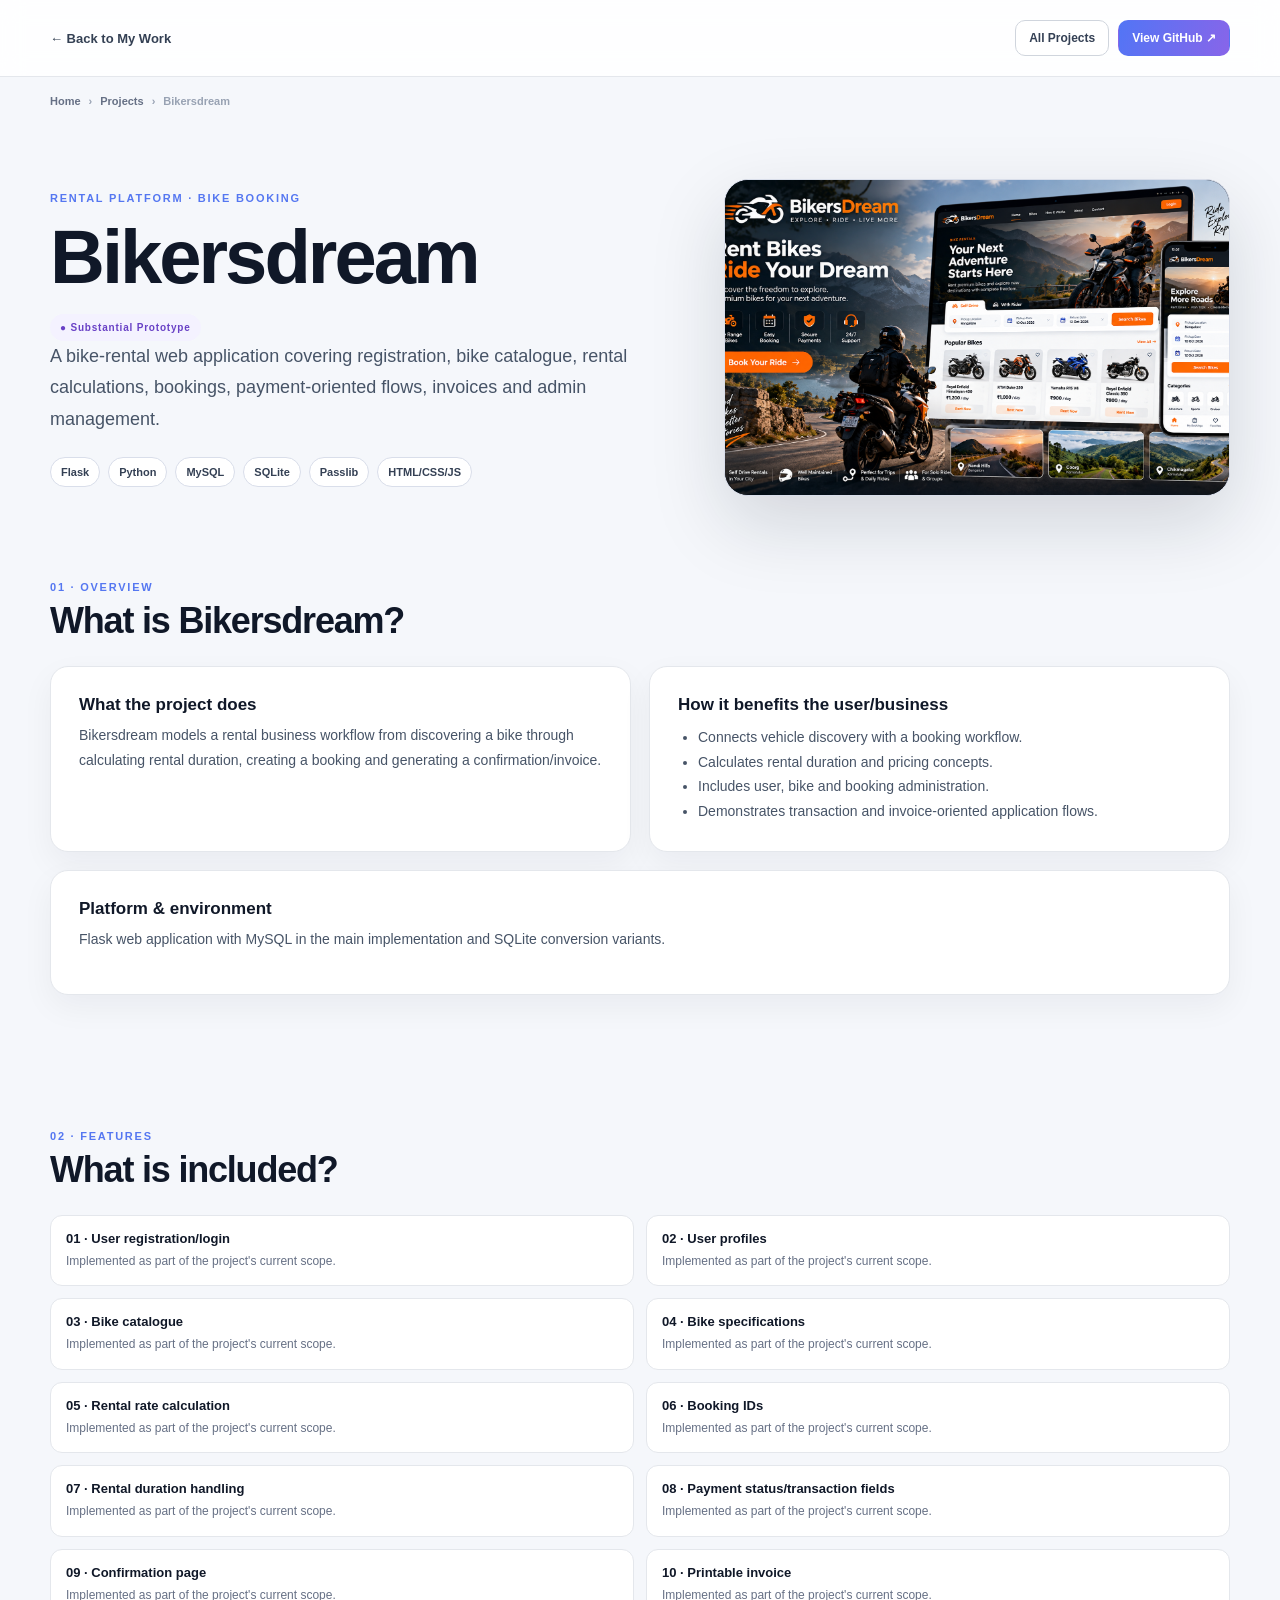
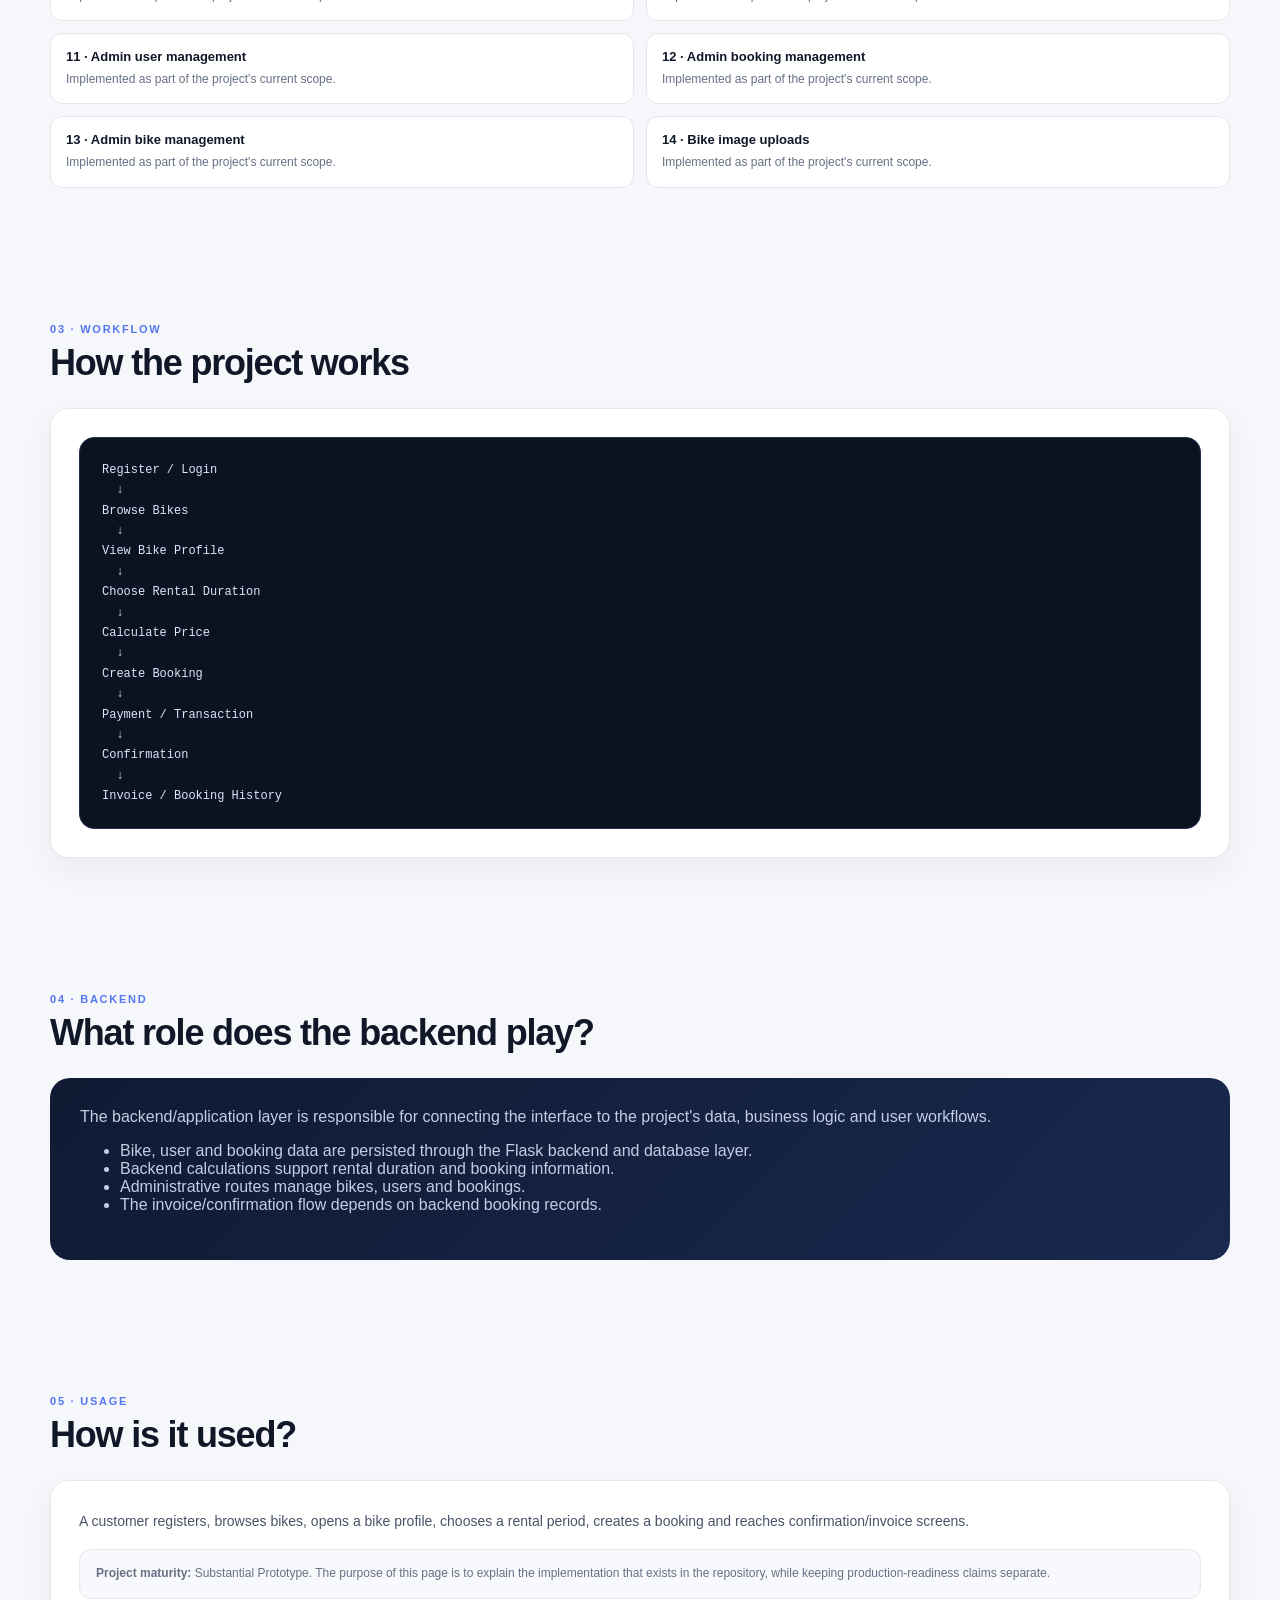
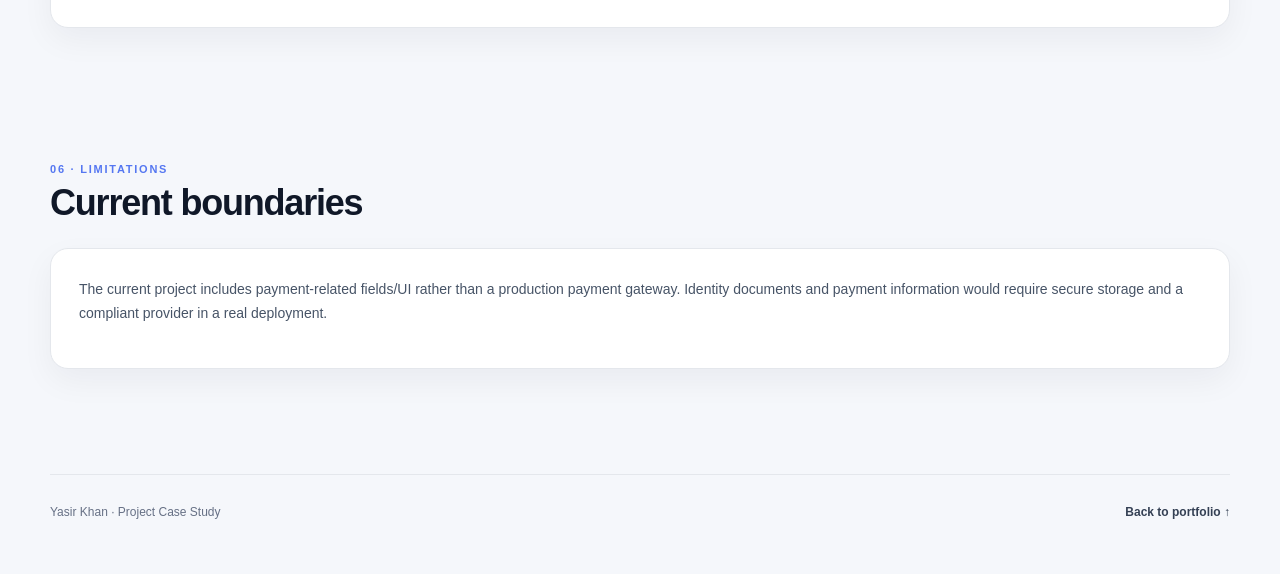
<file: projects/bikersdream.html>
<!DOCTYPE html>
<html lang="en">
<head>
  <meta charset="UTF-8">
  <meta name="viewport" content="width=device-width,initial-scale=1.0">
  <meta name="author" content="Yasir Khan">
  <meta name="robots" content="index,follow,max-image-preview:large">
  <link rel="canonical" href="https://yasirkhan.in/projects/bikersdream.html">
  <meta property="og:type" content="website">
  <meta property="og:title" content="Bikersdream | Flask Bike Rental Platform | Yasir Khan">
  <meta property="og:description" content="Explore Bikersdream, a Flask bike-rental platform with vehicle discovery, rental calculations, bookings, invoices and administration.">
  <meta property="og:url" content="https://yasirkhan.in/projects/bikersdream.html">
  <meta property="og:site_name" content="Yasir Khan Portfolio">
  <meta name="twitter:card" content="summary">
  <meta name="twitter:title" content="Bikersdream | Flask Bike Rental Platform | Yasir Khan">
  <meta name="twitter:description" content="Explore Bikersdream, a Flask bike-rental platform with vehicle discovery, rental calculations, bookings, invoices and administration.">
  <script type="application/ld+json">
  {"@context":"https://schema.org","@type":"WebPage","name":"Bikersdream | Flask Bike Rental Platform | Yasir Khan","description":"Explore Bikersdream, a Flask bike-rental platform with vehicle discovery, rental calculations, bookings, invoices and administration.","url":"https://yasirkhan.in/projects/bikersdream.html","isPartOf":{"@type":"WebSite","name":"Yasir Khan Portfolio","url":"https://yasirkhan.in/"},"about":{"@type":"Person","name":"Yasir Khan","url":"https://yasirkhan.in/"}}
  </script>
  <meta name="description" content="Explore Bikersdream, a Flask bike-rental platform with vehicle discovery, rental calculations, bookings, invoices and administration.">
  <title>Bikersdream | Flask Bike Rental Platform | Yasir Khan</title>
  <link rel="stylesheet" href="../styles.css">
  <link rel="stylesheet" href="project.css">
</head>
<body class="project-page">
  <header class="project-topbar">
    <div class="project-shell project-topbar-inner">
      <a class="project-back" href="../index.html#work">← Back to My Work</a>
      <div class="project-top-actions">
        <a href="../index.html#work">All Projects</a>
        <a class="primary" href="https://github.com/yasirkhan251/Bikersdream" target="_blank" rel="noreferrer">View GitHub ↗</a>
      </div>
    </div>
  </header>

  <div class="project-breadcrumbs project-shell" aria-label="Breadcrumb">
    <a href="../index.html">Home</a><span>›</span><a href="../index.html#work">Projects</a><span>›</span><span>Bikersdream</span>
  </div>
  <main class="project-shell">
    <section class="project-hero" data-reveal>
      <div>
        <span class="project-kicker">Rental platform · Bike booking</span>
        <h1>Bikersdream</h1>
        <span class="status-badge foundation">● Substantial Prototype</span>
        <p class="project-lead">A bike-rental web application covering registration, bike catalogue, rental calculations, bookings, payment-oriented flows, invoices and admin management.</p>
        <div class="project-meta"><span>Flask</span><span>Python</span><span>MySQL</span><span>SQLite</span><span>Passlib</span><span>HTML/CSS/JS</span></div>
      </div>
      <div class="project-hero-art">
        <img src="../Images/BikersDream/BikersDream Mountain Ride Rental Banner.png" alt="Bikersdream project visual">
      </div>
    </section>

    <section class="project-section">
      <div class="project-section-heading">
        <span class="project-kicker">01 · OVERVIEW</span>
        <h2>What is Bikersdream?</h2>
      </div>
      <div class="project-grid">
        <article class="project-card-detail" data-reveal>
          <h3>What the project does</h3>
          <p>Bikersdream models a rental business workflow from discovering a bike through calculating rental duration, creating a booking and generating a confirmation/invoice.</p>
        </article>
        <article class="project-card-detail" data-reveal>
          <h3>How it benefits the user/business</h3>
          <ul><li>Connects vehicle discovery with a booking workflow.</li><li>Calculates rental duration and pricing concepts.</li><li>Includes user, bike and booking administration.</li><li>Demonstrates transaction and invoice-oriented application flows.</li></ul>
        </article>
        <article class="project-card-detail full" data-reveal>
          <h3>Platform & environment</h3>
          <p>Flask web application with MySQL in the main implementation and SQLite conversion variants.</p>
        </article>
      </div>
    </section>

    <section class="project-section">
      <div class="project-section-heading">
        <span class="project-kicker">02 · FEATURES</span>
        <h2>What is included?</h2>
      </div>
      <div class="project-feature-list">
        <div data-reveal><strong>01 · User registration/login</strong><span>Implemented as part of the project's current scope.</span></div><div data-reveal><strong>02 · User profiles</strong><span>Implemented as part of the project's current scope.</span></div><div data-reveal><strong>03 · Bike catalogue</strong><span>Implemented as part of the project's current scope.</span></div><div data-reveal><strong>04 · Bike specifications</strong><span>Implemented as part of the project's current scope.</span></div><div data-reveal><strong>05 · Rental rate calculation</strong><span>Implemented as part of the project's current scope.</span></div><div data-reveal><strong>06 · Booking IDs</strong><span>Implemented as part of the project's current scope.</span></div><div data-reveal><strong>07 · Rental duration handling</strong><span>Implemented as part of the project's current scope.</span></div><div data-reveal><strong>08 · Payment status/transaction fields</strong><span>Implemented as part of the project's current scope.</span></div><div data-reveal><strong>09 · Confirmation page</strong><span>Implemented as part of the project's current scope.</span></div><div data-reveal><strong>10 · Printable invoice</strong><span>Implemented as part of the project's current scope.</span></div><div data-reveal><strong>11 · Admin user management</strong><span>Implemented as part of the project's current scope.</span></div><div data-reveal><strong>12 · Admin booking management</strong><span>Implemented as part of the project's current scope.</span></div><div data-reveal><strong>13 · Admin bike management</strong><span>Implemented as part of the project's current scope.</span></div><div data-reveal><strong>14 · Bike image uploads</strong><span>Implemented as part of the project's current scope.</span></div>
      </div>
    </section>

    <section class="project-section">
      <div class="project-section-heading">
        <span class="project-kicker">03 · WORKFLOW</span>
        <h2>How the project works</h2>
      </div>
      <article class="project-card-detail full" data-reveal>
        <pre class="project-flow">Register / Login
  ↓
Browse Bikes
  ↓
View Bike Profile
  ↓
Choose Rental Duration
  ↓
Calculate Price
  ↓
Create Booking
  ↓
Payment / Transaction
  ↓
Confirmation
  ↓
Invoice / Booking History</pre>
      </article>
    </section>

    <section class="project-section">
      <div class="project-section-heading">
        <span class="project-kicker">04 · BACKEND</span>
        <h2>What role does the backend play?</h2>
      </div>
      <article class="project-backend" data-reveal>
        <p>The backend/application layer is responsible for connecting the interface to the project's data, business logic and user workflows.</p>
        <ul><li>Bike, user and booking data are persisted through the Flask backend and database layer.</li><li>Backend calculations support rental duration and booking information.</li><li>Administrative routes manage bikes, users and bookings.</li><li>The invoice/confirmation flow depends on backend booking records.</li></ul>
      </article>
    </section>

    <section class="project-section">
      <div class="project-section-heading">
        <span class="project-kicker">05 · USAGE</span>
        <h2>How is it used?</h2>
      </div>
      <div class="project-grid">
        <article class="project-card-detail full" data-reveal>
          <p>A customer registers, browses bikes, opens a bike profile, chooses a rental period, creates a booking and reaches confirmation/invoice screens.</p>
          <div class="project-note"><strong>Project maturity:</strong> Substantial Prototype. The purpose of this page is to explain the implementation that exists in the repository, while keeping production-readiness claims separate.</div>
        </article>
      </div>
    </section>

    <section class="project-section">
      <div class="project-section-heading">
        <span class="project-kicker">06 · LIMITATIONS</span>
        <h2>Current boundaries</h2>
      </div>
      <article class="project-card-detail full" data-reveal>
        <p>The current project includes payment-related fields/UI rather than a production payment gateway. Identity documents and payment information would require secure storage and a compliant provider in a real deployment.</p>
      </article>
    </section>
  </main>

  <footer class="project-shell project-footer">
    <span>Yasir Khan · Project Case Study</span>
    <a href="../index.html#work">Back to portfolio ↑</a>
  </footer>

  <script src="project.js"></script>
</body>
</html>
</file>
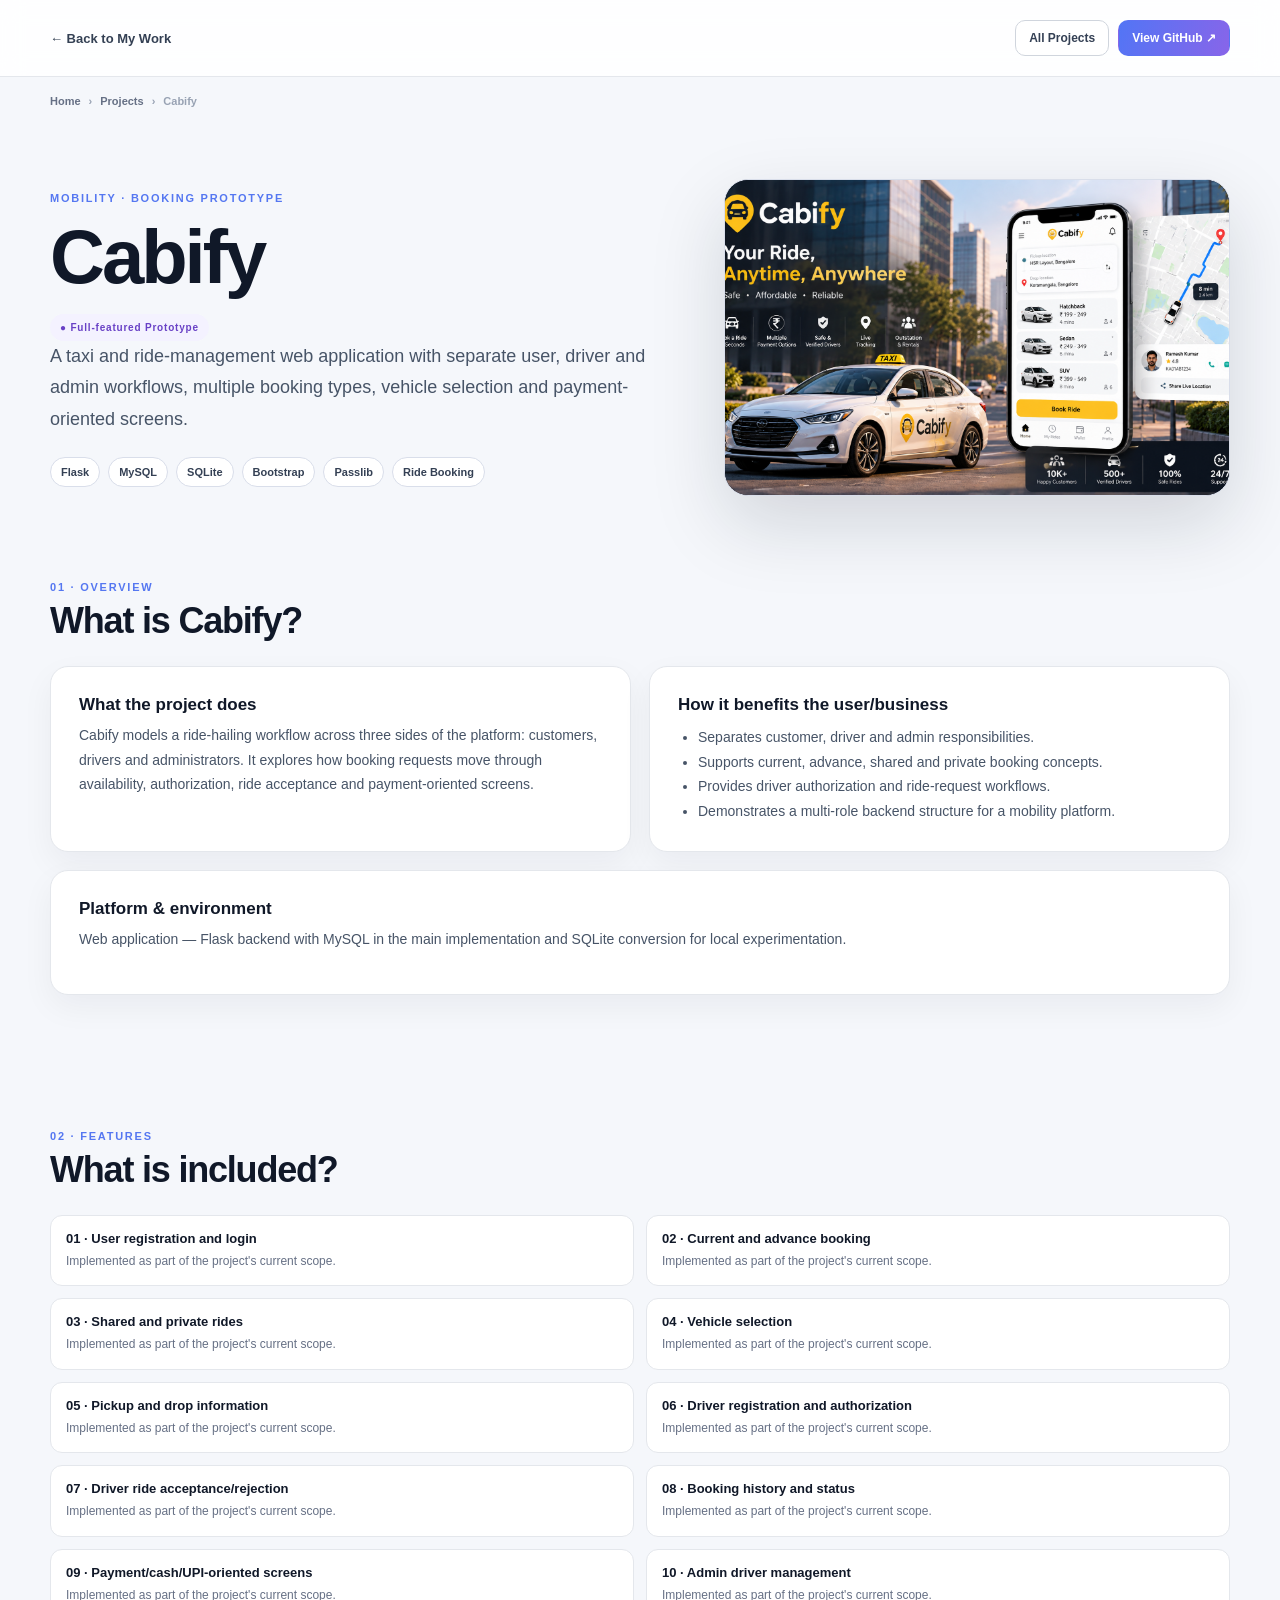
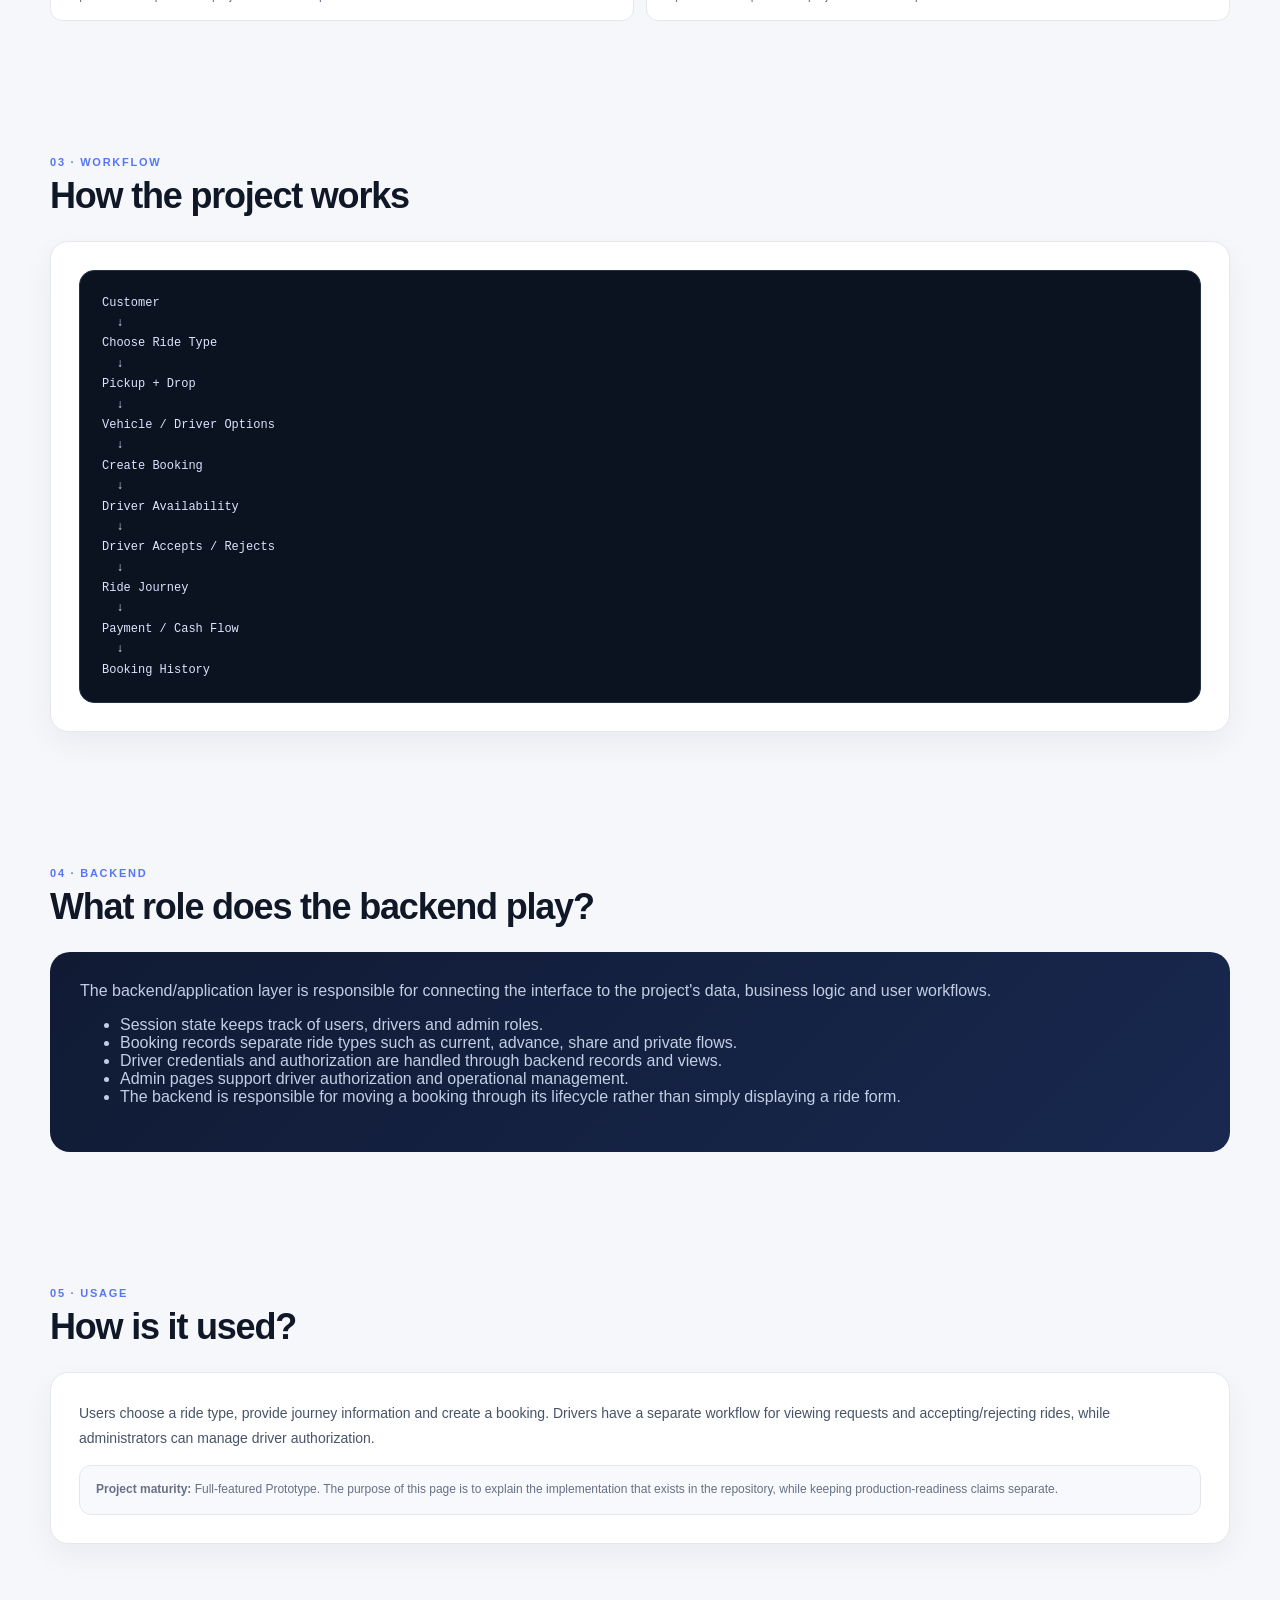
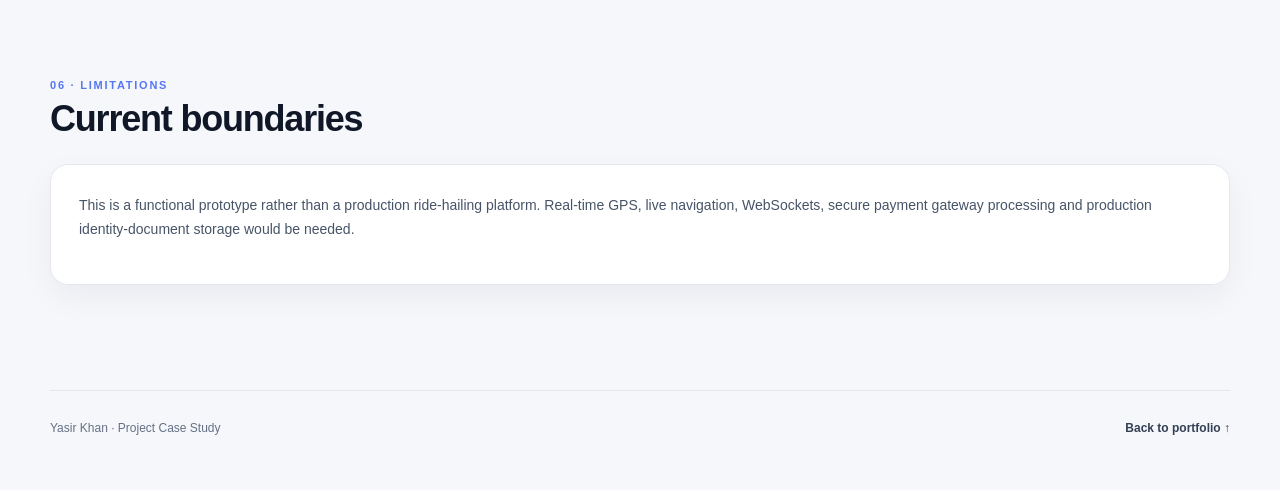
<file: projects/cabify.html>
<!DOCTYPE html>
<html lang="en">
<head>
  <meta charset="UTF-8">
  <meta name="viewport" content="width=device-width,initial-scale=1.0">
  <meta name="author" content="Yasir Khan">
  <meta name="robots" content="index,follow,max-image-preview:large">
  <link rel="canonical" href="https://yasirkhan.in/projects/cabify.html">
  <meta property="og:type" content="website">
  <meta property="og:title" content="Cabify | Flask Taxi Booking Platform | Yasir Khan">
  <meta property="og:description" content="Explore Cabify, a Flask taxi and ride-booking prototype with customer, driver and admin workflows built by Yasir Khan.">
  <meta property="og:url" content="https://yasirkhan.in/projects/cabify.html">
  <meta property="og:site_name" content="Yasir Khan Portfolio">
  <meta name="twitter:card" content="summary">
  <meta name="twitter:title" content="Cabify | Flask Taxi Booking Platform | Yasir Khan">
  <meta name="twitter:description" content="Explore Cabify, a Flask taxi and ride-booking prototype with customer, driver and admin workflows built by Yasir Khan.">
  <script type="application/ld+json">
  {"@context":"https://schema.org","@type":"WebPage","name":"Cabify | Flask Taxi Booking Platform | Yasir Khan","description":"Explore Cabify, a Flask taxi and ride-booking prototype with customer, driver and admin workflows built by Yasir Khan.","url":"https://yasirkhan.in/projects/cabify.html","about":{"@type":"Person","name":"Yasir Khan","url":"https://yasirkhan.in/"}}
  </script>
  <meta name="description" content="Cabify — Yasir Khan project case study: what it is, how it works, technology stack, workflow and backend role.">
  <title>Cabify | Flask Taxi Booking Platform | Yasir Khan</title>
  <link rel="stylesheet" href="../styles.css">
  <link rel="stylesheet" href="project.css">
</head>
<body class="project-page">
  <header class="project-topbar">
    <div class="project-shell project-topbar-inner">
      <a class="project-back" href="../index.html#work">← Back to My Work</a>
      <div class="project-top-actions">
        <a href="../index.html#work">All Projects</a>
        <a class="primary" href="https://github.com/yasirkhan251/cabify" target="_blank" rel="noreferrer">View GitHub ↗</a>
      </div>
    </div>
  </header>

  <div class="project-breadcrumbs project-shell" aria-label="Breadcrumb">
    <a href="../index.html">Home</a><span>›</span><a href="../index.html#work">Projects</a><span>›</span><span>Cabify</span>
  </div>
  <main class="project-shell">
    <section class="project-hero" data-reveal>
      <div>
        <span class="project-kicker">Mobility · Booking prototype</span>
        <h1>Cabify</h1>
        <span class="status-badge foundation">● Full-featured Prototype</span>
        <p class="project-lead">A taxi and ride-management web application with separate user, driver and admin workflows, multiple booking types, vehicle selection and payment-oriented screens.</p>
        <div class="project-meta"><span>Flask</span><span>MySQL</span><span>SQLite</span><span>Bootstrap</span><span>Passlib</span><span>Ride Booking</span></div>
      </div>
      <div class="project-hero-art">
        <img src="../Images/Cabify/Cabify_ Your Ride Anytime, Anywhere.png" alt="Cabify project visual">
      </div>
    </section>

    <section class="project-section">
      <div class="project-section-heading">
        <span class="project-kicker">01 · OVERVIEW</span>
        <h2>What is Cabify?</h2>
      </div>
      <div class="project-grid">
        <article class="project-card-detail" data-reveal>
          <h3>What the project does</h3>
          <p>Cabify models a ride-hailing workflow across three sides of the platform: customers, drivers and administrators. It explores how booking requests move through availability, authorization, ride acceptance and payment-oriented screens.</p>
        </article>
        <article class="project-card-detail" data-reveal>
          <h3>How it benefits the user/business</h3>
          <ul><li>Separates customer, driver and admin responsibilities.</li><li>Supports current, advance, shared and private booking concepts.</li><li>Provides driver authorization and ride-request workflows.</li><li>Demonstrates a multi-role backend structure for a mobility platform.</li></ul>
        </article>
        <article class="project-card-detail full" data-reveal>
          <h3>Platform & environment</h3>
          <p>Web application — Flask backend with MySQL in the main implementation and SQLite conversion for local experimentation.</p>
        </article>
      </div>
    </section>

    <section class="project-section">
      <div class="project-section-heading">
        <span class="project-kicker">02 · FEATURES</span>
        <h2>What is included?</h2>
      </div>
      <div class="project-feature-list">
        <div data-reveal><strong>01 · User registration and login</strong><span>Implemented as part of the project's current scope.</span></div><div data-reveal><strong>02 · Current and advance booking</strong><span>Implemented as part of the project's current scope.</span></div><div data-reveal><strong>03 · Shared and private rides</strong><span>Implemented as part of the project's current scope.</span></div><div data-reveal><strong>04 · Vehicle selection</strong><span>Implemented as part of the project's current scope.</span></div><div data-reveal><strong>05 · Pickup and drop information</strong><span>Implemented as part of the project's current scope.</span></div><div data-reveal><strong>06 · Driver registration and authorization</strong><span>Implemented as part of the project's current scope.</span></div><div data-reveal><strong>07 · Driver ride acceptance/rejection</strong><span>Implemented as part of the project's current scope.</span></div><div data-reveal><strong>08 · Booking history and status</strong><span>Implemented as part of the project's current scope.</span></div><div data-reveal><strong>09 · Payment/cash/UPI-oriented screens</strong><span>Implemented as part of the project's current scope.</span></div><div data-reveal><strong>10 · Admin driver management</strong><span>Implemented as part of the project's current scope.</span></div>
      </div>
    </section>

    <section class="project-section">
      <div class="project-section-heading">
        <span class="project-kicker">03 · WORKFLOW</span>
        <h2>How the project works</h2>
      </div>
      <article class="project-card-detail full" data-reveal>
        <pre class="project-flow">Customer
  ↓
Choose Ride Type
  ↓
Pickup + Drop
  ↓
Vehicle / Driver Options
  ↓
Create Booking
  ↓
Driver Availability
  ↓
Driver Accepts / Rejects
  ↓
Ride Journey
  ↓
Payment / Cash Flow
  ↓
Booking History</pre>
      </article>
    </section>

    <section class="project-section">
      <div class="project-section-heading">
        <span class="project-kicker">04 · BACKEND</span>
        <h2>What role does the backend play?</h2>
      </div>
      <article class="project-backend" data-reveal>
        <p>The backend/application layer is responsible for connecting the interface to the project's data, business logic and user workflows.</p>
        <ul><li>Session state keeps track of users, drivers and admin roles.</li><li>Booking records separate ride types such as current, advance, share and private flows.</li><li>Driver credentials and authorization are handled through backend records and views.</li><li>Admin pages support driver authorization and operational management.</li><li>The backend is responsible for moving a booking through its lifecycle rather than simply displaying a ride form.</li></ul>
      </article>
    </section>

    <section class="project-section">
      <div class="project-section-heading">
        <span class="project-kicker">05 · USAGE</span>
        <h2>How is it used?</h2>
      </div>
      <div class="project-grid">
        <article class="project-card-detail full" data-reveal>
          <p>Users choose a ride type, provide journey information and create a booking. Drivers have a separate workflow for viewing requests and accepting/rejecting rides, while administrators can manage driver authorization.</p>
          <div class="project-note"><strong>Project maturity:</strong> Full-featured Prototype. The purpose of this page is to explain the implementation that exists in the repository, while keeping production-readiness claims separate.</div>
        </article>
      </div>
    </section>

    <section class="project-section">
      <div class="project-section-heading">
        <span class="project-kicker">06 · LIMITATIONS</span>
        <h2>Current boundaries</h2>
      </div>
      <article class="project-card-detail full" data-reveal>
        <p>This is a functional prototype rather than a production ride-hailing platform. Real-time GPS, live navigation, WebSockets, secure payment gateway processing and production identity-document storage would be needed.</p>
      </article>
    </section>
  </main>

  <footer class="project-shell project-footer">
    <span>Yasir Khan · Project Case Study</span>
    <a href="../index.html#work">Back to portfolio ↑</a>
  </footer>

  <script src="project.js"></script>
</body>
</html>
</file>
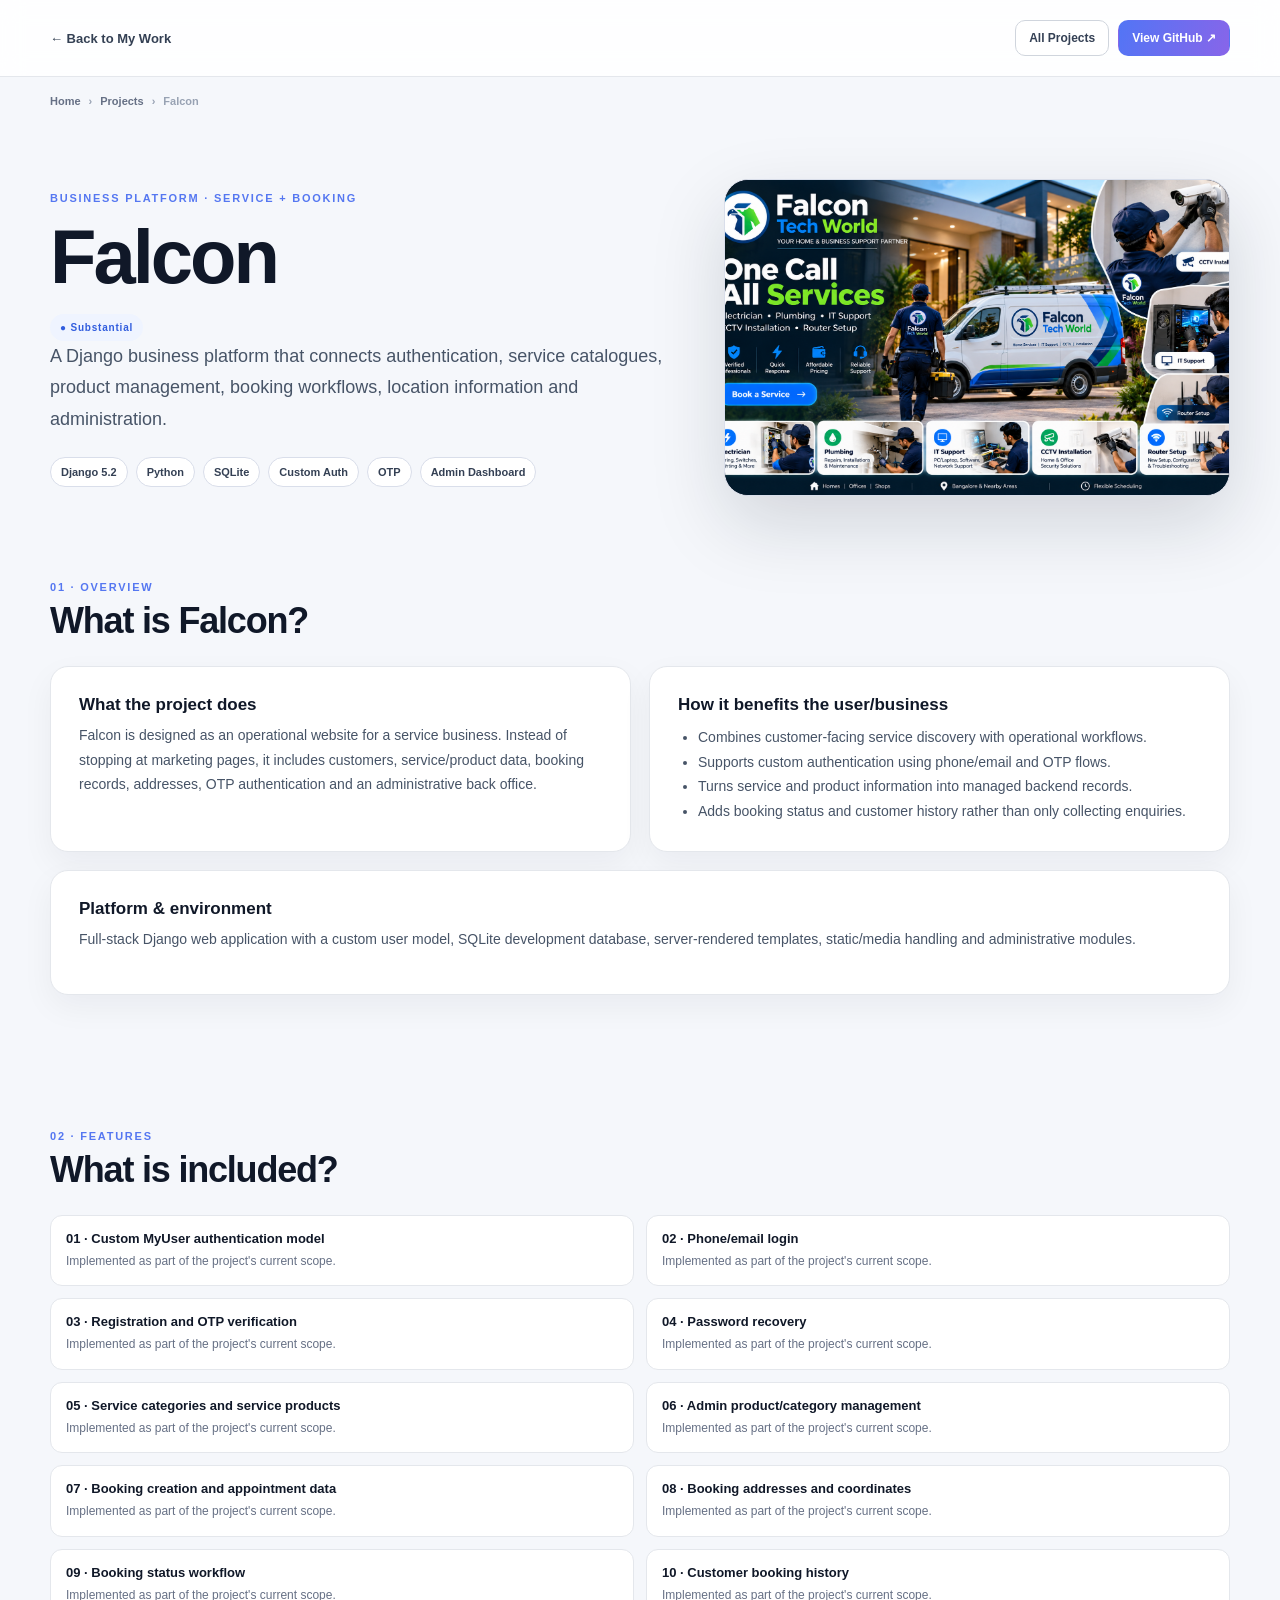
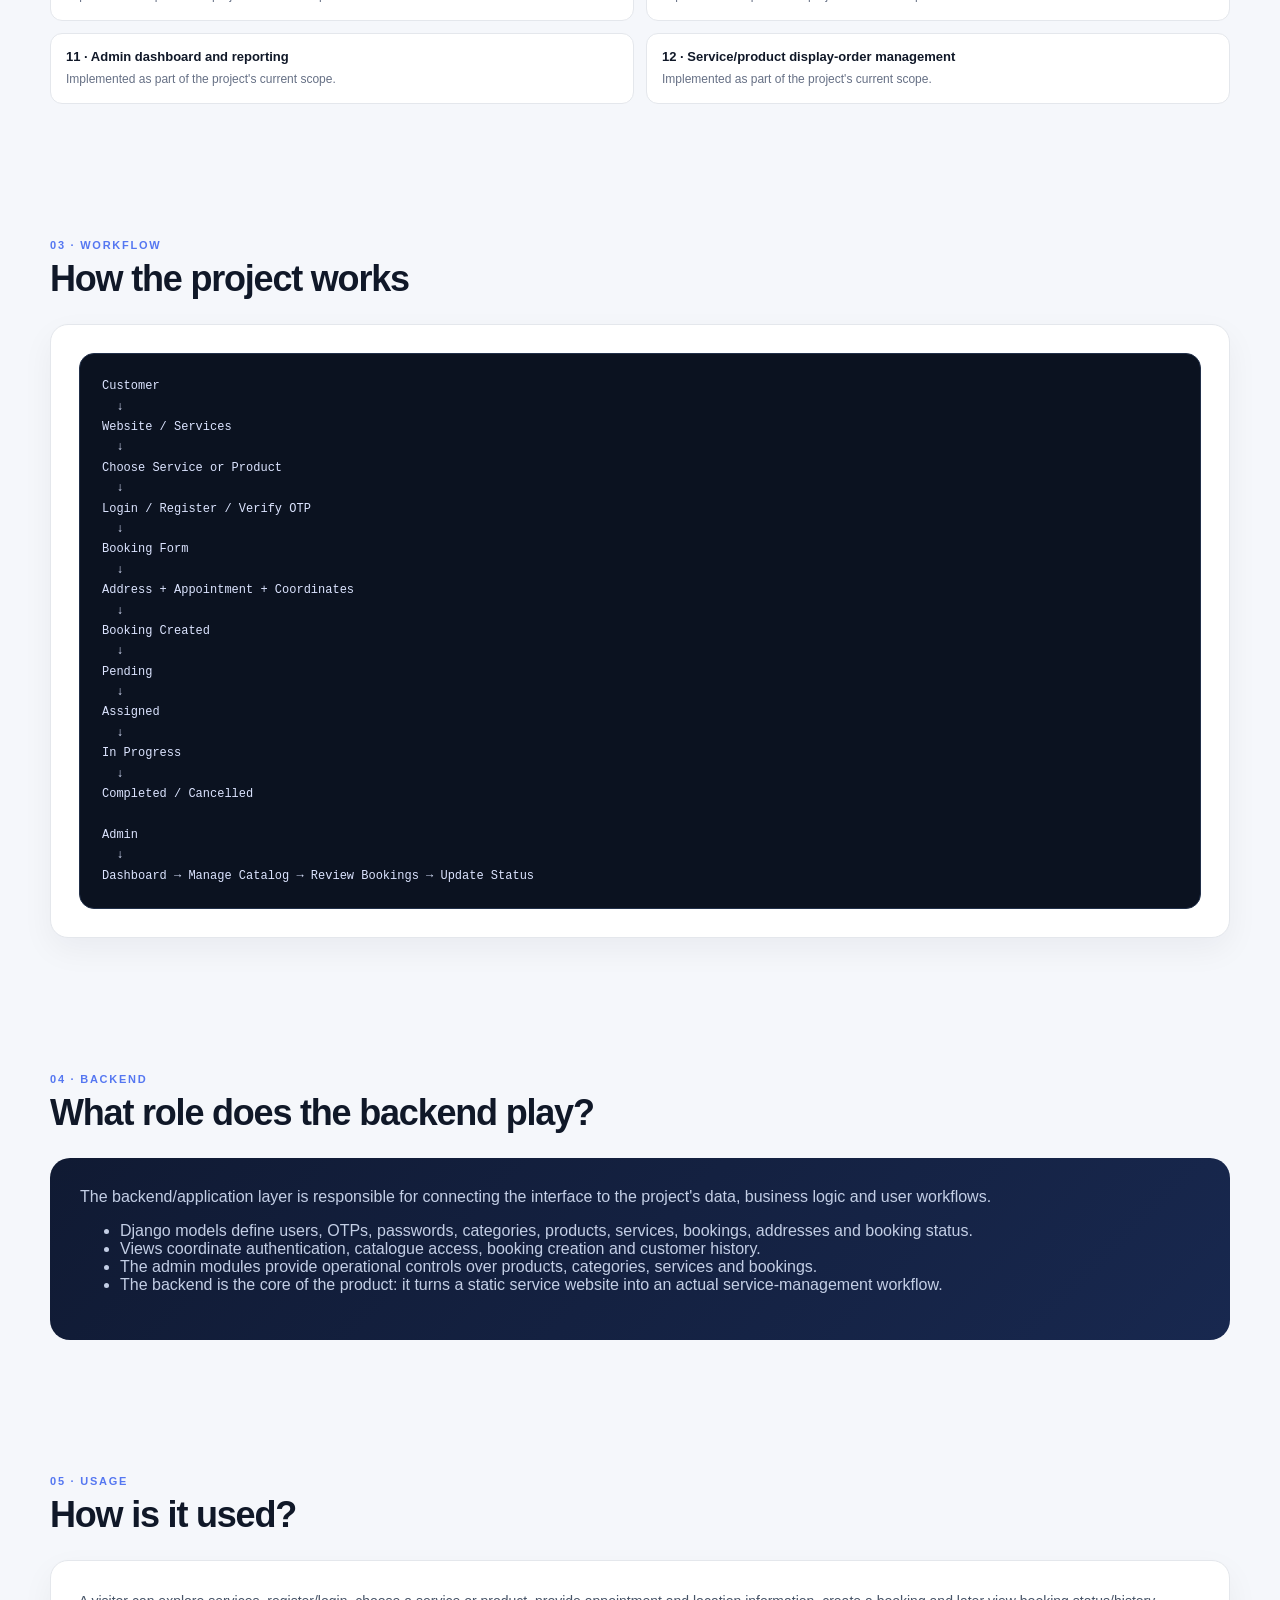
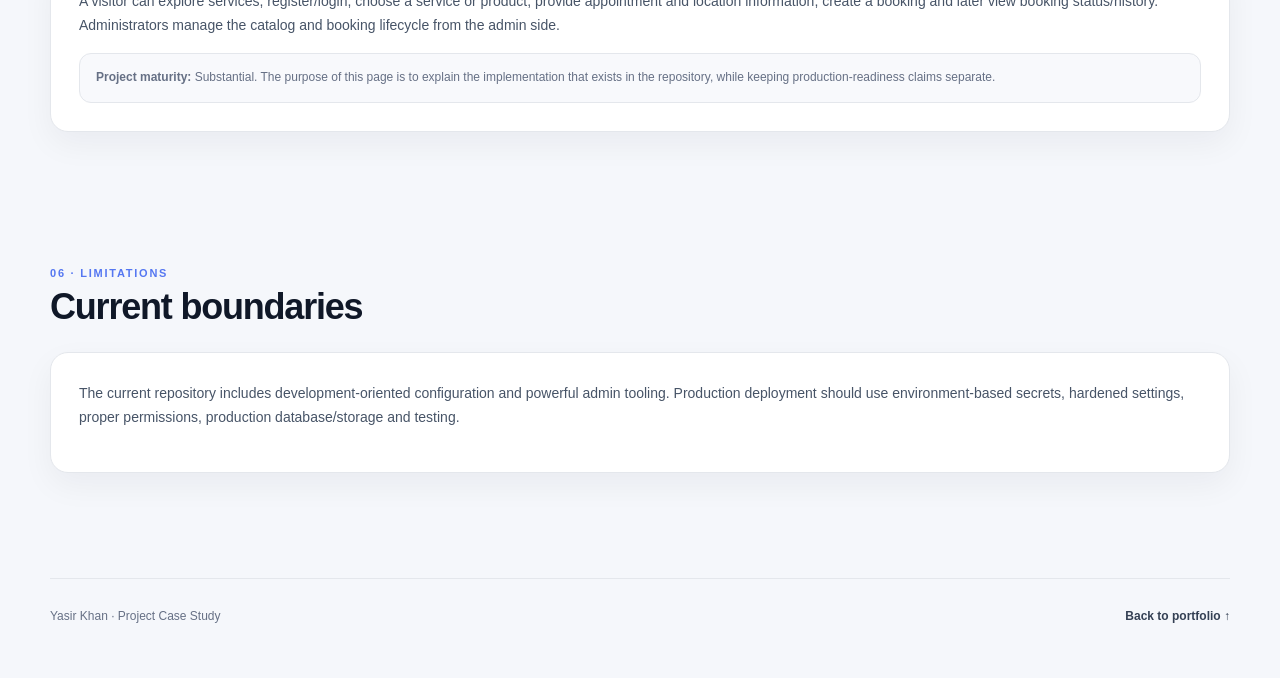
<file: projects/falcon.html>
<!DOCTYPE html>
<html lang="en">
<head>
  <meta charset="UTF-8">
  <meta name="viewport" content="width=device-width,initial-scale=1.0">
  <meta name="author" content="Yasir Khan">
  <meta name="robots" content="index,follow,max-image-preview:large">
  <link rel="canonical" href="https://yasirkhan.in/projects/falcon.html">
  <meta property="og:type" content="website">
  <meta property="og:title" content="Falcon | Django Service & Booking Platform | Yasir Khan">
  <meta property="og:description" content="Explore Falcon, a Django service and booking platform with authentication, product management, bookings and admin workflows.">
  <meta property="og:url" content="https://yasirkhan.in/projects/falcon.html">
  <meta property="og:site_name" content="Yasir Khan Portfolio">
  <meta name="twitter:card" content="summary">
  <meta name="twitter:title" content="Falcon | Django Service & Booking Platform | Yasir Khan">
  <meta name="twitter:description" content="Explore Falcon, a Django service and booking platform with authentication, product management, bookings and admin workflows.">
  <script type="application/ld+json">
  {"@context":"https://schema.org","@type":"WebPage","name":"Falcon | Django Service & Booking Platform | Yasir Khan","description":"Explore Falcon, a Django service and booking platform with authentication, product management, bookings and admin workflows.","url":"https://yasirkhan.in/projects/falcon.html","about":{"@type":"Person","name":"Yasir Khan","url":"https://yasirkhan.in/"}}
  </script>
  <meta name="description" content="Falcon — Yasir Khan project case study: what it is, how it works, technology stack, workflow and backend role.">
  <title>Falcon | Django Service & Booking Platform | Yasir Khan</title>
  <link rel="stylesheet" href="../styles.css">
  <link rel="stylesheet" href="project.css">
</head>
<body class="project-page">
  <header class="project-topbar">
    <div class="project-shell project-topbar-inner">
      <a class="project-back" href="../index.html#work">← Back to My Work</a>
      <div class="project-top-actions">
        <a href="../index.html#work">All Projects</a>
        <a class="primary" href="https://github.com/yasirkhan251/Falcon7.1" target="_blank" rel="noreferrer">View GitHub ↗</a>
      </div>
    </div>
  </header>

  <div class="project-breadcrumbs project-shell" aria-label="Breadcrumb">
    <a href="../index.html">Home</a><span>›</span><a href="../index.html#work">Projects</a><span>›</span><span>Falcon</span>
  </div>
  <main class="project-shell">
    <section class="project-hero" data-reveal>
      <div>
        <span class="project-kicker">Business platform · Service + booking</span>
        <h1>Falcon</h1>
        <span class="status-badge ">● Substantial</span>
        <p class="project-lead">A Django business platform that connects authentication, service catalogues, product management, booking workflows, location information and administration.</p>
        <div class="project-meta"><span>Django 5.2</span><span>Python</span><span>SQLite</span><span>Custom Auth</span><span>OTP</span><span>Admin Dashboard</span></div>
      </div>
      <div class="project-hero-art">
        <img src="../Images/Falcon/Falcon Tech World Service Showcase.png" alt="Falcon project visual">
      </div>
    </section>

    <section class="project-section">
      <div class="project-section-heading">
        <span class="project-kicker">01 · OVERVIEW</span>
        <h2>What is Falcon?</h2>
      </div>
      <div class="project-grid">
        <article class="project-card-detail" data-reveal>
          <h3>What the project does</h3>
          <p>Falcon is designed as an operational website for a service business. Instead of stopping at marketing pages, it includes customers, service/product data, booking records, addresses, OTP authentication and an administrative back office.</p>
        </article>
        <article class="project-card-detail" data-reveal>
          <h3>How it benefits the user/business</h3>
          <ul><li>Combines customer-facing service discovery with operational workflows.</li><li>Supports custom authentication using phone/email and OTP flows.</li><li>Turns service and product information into managed backend records.</li><li>Adds booking status and customer history rather than only collecting enquiries.</li></ul>
        </article>
        <article class="project-card-detail full" data-reveal>
          <h3>Platform & environment</h3>
          <p>Full-stack Django web application with a custom user model, SQLite development database, server-rendered templates, static/media handling and administrative modules.</p>
        </article>
      </div>
    </section>

    <section class="project-section">
      <div class="project-section-heading">
        <span class="project-kicker">02 · FEATURES</span>
        <h2>What is included?</h2>
      </div>
      <div class="project-feature-list">
        <div data-reveal><strong>01 · Custom MyUser authentication model</strong><span>Implemented as part of the project's current scope.</span></div><div data-reveal><strong>02 · Phone/email login</strong><span>Implemented as part of the project's current scope.</span></div><div data-reveal><strong>03 · Registration and OTP verification</strong><span>Implemented as part of the project's current scope.</span></div><div data-reveal><strong>04 · Password recovery</strong><span>Implemented as part of the project's current scope.</span></div><div data-reveal><strong>05 · Service categories and service products</strong><span>Implemented as part of the project's current scope.</span></div><div data-reveal><strong>06 · Admin product/category management</strong><span>Implemented as part of the project's current scope.</span></div><div data-reveal><strong>07 · Booking creation and appointment data</strong><span>Implemented as part of the project's current scope.</span></div><div data-reveal><strong>08 · Booking addresses and coordinates</strong><span>Implemented as part of the project's current scope.</span></div><div data-reveal><strong>09 · Booking status workflow</strong><span>Implemented as part of the project's current scope.</span></div><div data-reveal><strong>10 · Customer booking history</strong><span>Implemented as part of the project's current scope.</span></div><div data-reveal><strong>11 · Admin dashboard and reporting</strong><span>Implemented as part of the project's current scope.</span></div><div data-reveal><strong>12 · Service/product display-order management</strong><span>Implemented as part of the project's current scope.</span></div>
      </div>
    </section>

    <section class="project-section">
      <div class="project-section-heading">
        <span class="project-kicker">03 · WORKFLOW</span>
        <h2>How the project works</h2>
      </div>
      <article class="project-card-detail full" data-reveal>
        <pre class="project-flow">Customer
  ↓
Website / Services
  ↓
Choose Service or Product
  ↓
Login / Register / Verify OTP
  ↓
Booking Form
  ↓
Address + Appointment + Coordinates
  ↓
Booking Created
  ↓
Pending
  ↓
Assigned
  ↓
In Progress
  ↓
Completed / Cancelled

Admin
  ↓
Dashboard → Manage Catalog → Review Bookings → Update Status</pre>
      </article>
    </section>

    <section class="project-section">
      <div class="project-section-heading">
        <span class="project-kicker">04 · BACKEND</span>
        <h2>What role does the backend play?</h2>
      </div>
      <article class="project-backend" data-reveal>
        <p>The backend/application layer is responsible for connecting the interface to the project's data, business logic and user workflows.</p>
        <ul><li>Django models define users, OTPs, passwords, categories, products, services, bookings, addresses and booking status.</li><li>Views coordinate authentication, catalogue access, booking creation and customer history.</li><li>The admin modules provide operational controls over products, categories, services and bookings.</li><li>The backend is the core of the product: it turns a static service website into an actual service-management workflow.</li></ul>
      </article>
    </section>

    <section class="project-section">
      <div class="project-section-heading">
        <span class="project-kicker">05 · USAGE</span>
        <h2>How is it used?</h2>
      </div>
      <div class="project-grid">
        <article class="project-card-detail full" data-reveal>
          <p>A visitor can explore services, register/login, choose a service or product, provide appointment and location information, create a booking and later view booking status/history. Administrators manage the catalog and booking lifecycle from the admin side.</p>
          <div class="project-note"><strong>Project maturity:</strong> Substantial. The purpose of this page is to explain the implementation that exists in the repository, while keeping production-readiness claims separate.</div>
        </article>
      </div>
    </section>

    <section class="project-section">
      <div class="project-section-heading">
        <span class="project-kicker">06 · LIMITATIONS</span>
        <h2>Current boundaries</h2>
      </div>
      <article class="project-card-detail full" data-reveal>
        <p>The current repository includes development-oriented configuration and powerful admin tooling. Production deployment should use environment-based secrets, hardened settings, proper permissions, production database/storage and testing.</p>
      </article>
    </section>
  </main>

  <footer class="project-shell project-footer">
    <span>Yasir Khan · Project Case Study</span>
    <a href="../index.html#work">Back to portfolio ↑</a>
  </footer>

  <script src="project.js"></script>
</body>
</html>
</file>
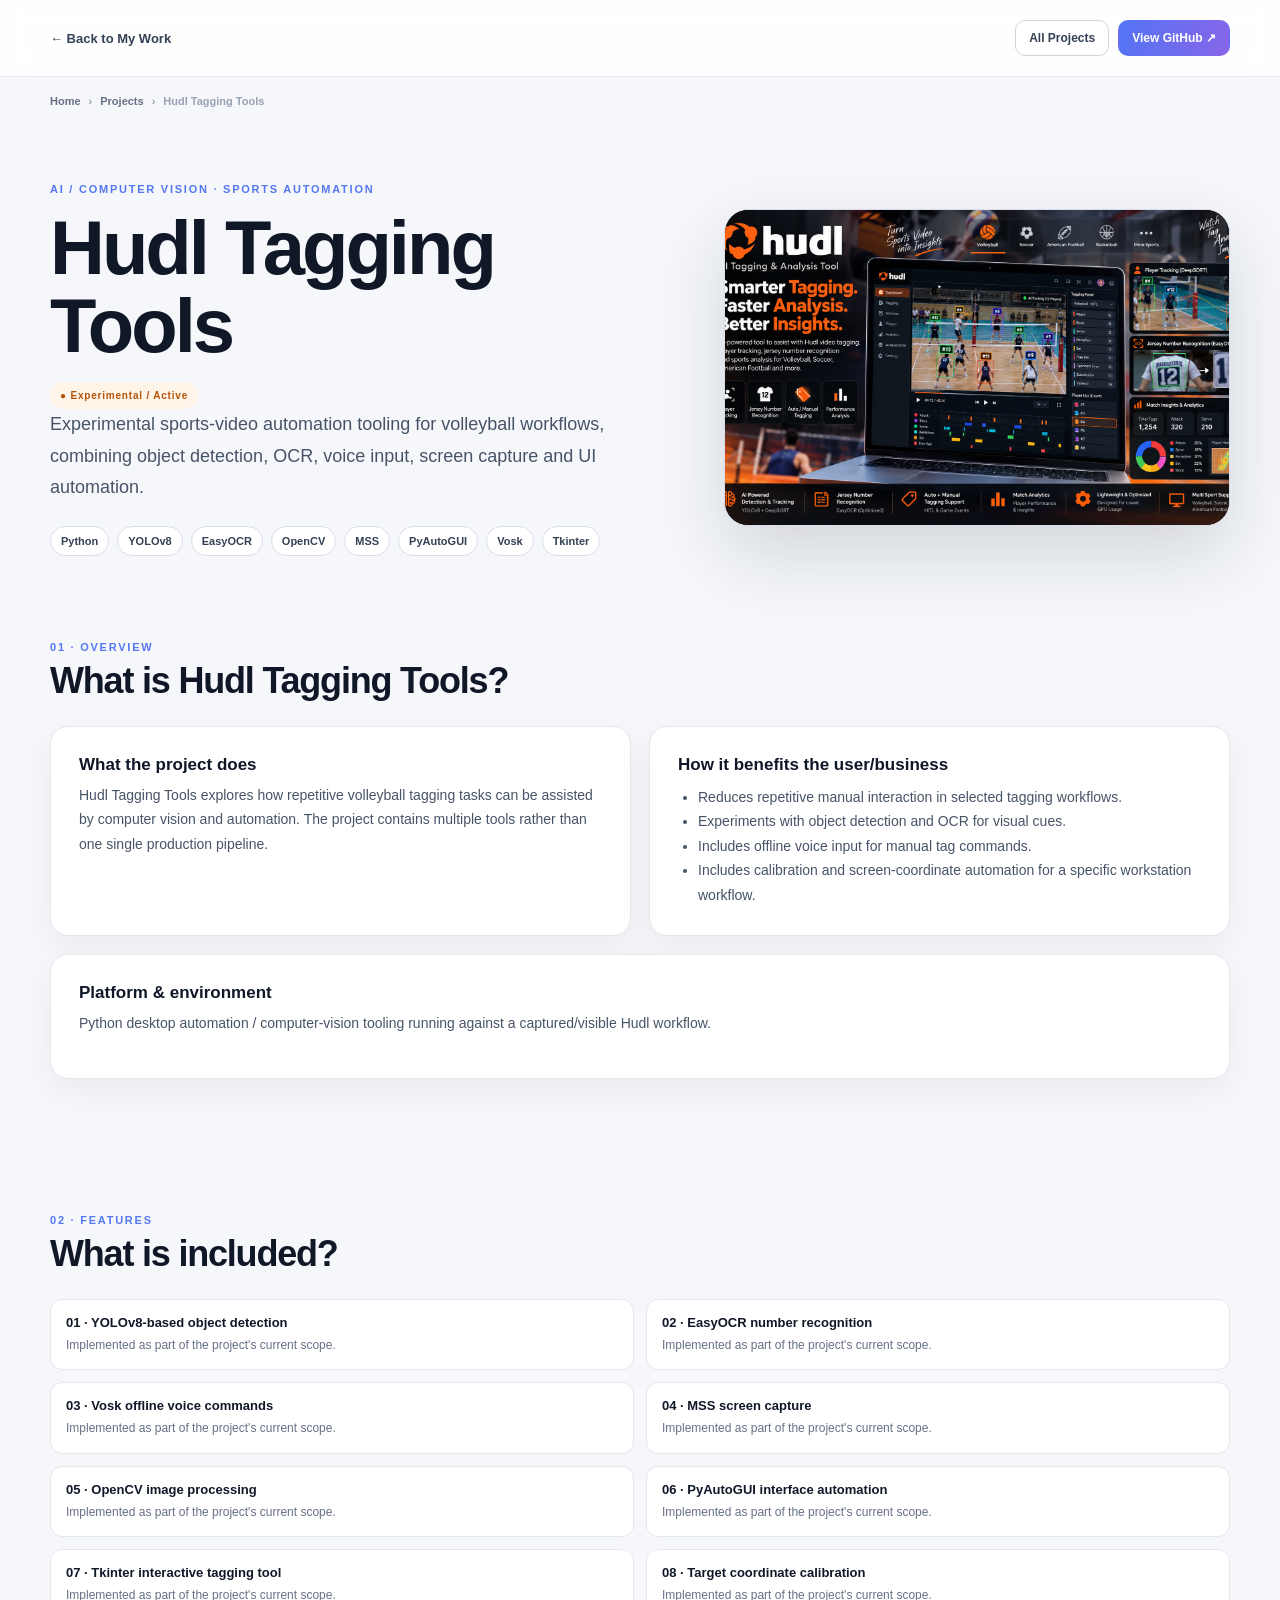
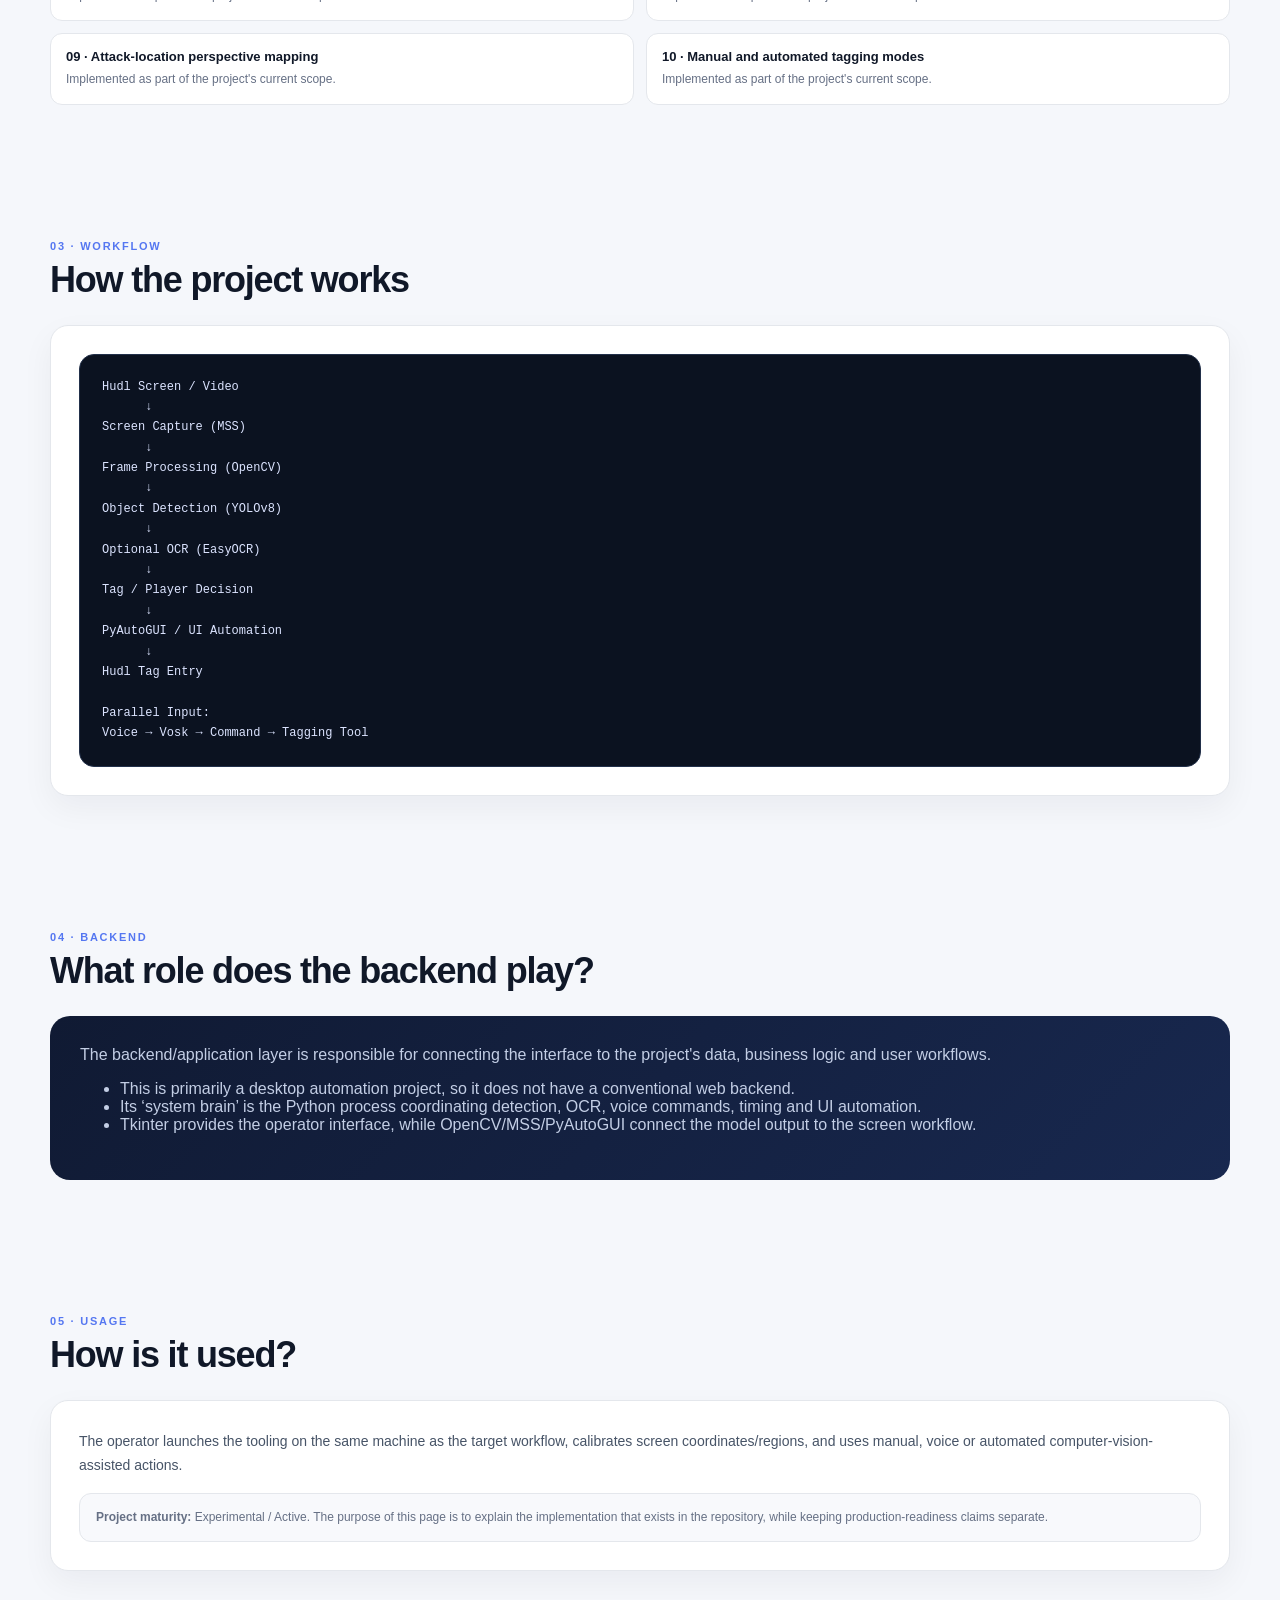
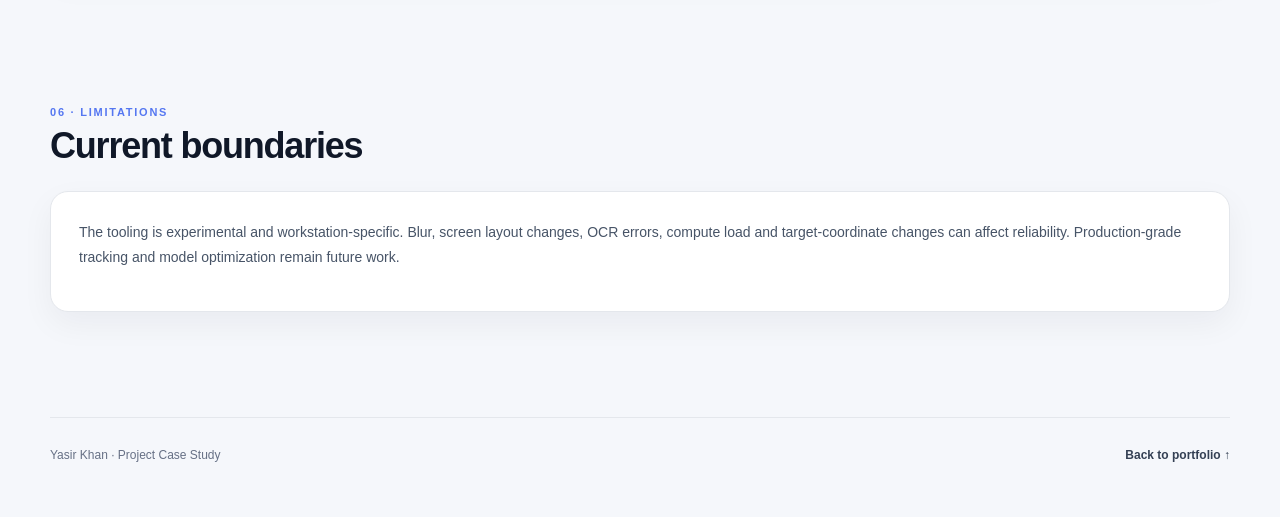
<file: projects/hudl-tagging-tools.html>
<!DOCTYPE html>
<html lang="en">
<head>
  <meta charset="UTF-8">
  <meta name="viewport" content="width=device-width,initial-scale=1.0">
  <meta name="author" content="Yasir Khan">
  <meta name="robots" content="index,follow,max-image-preview:large">
  <link rel="canonical" href="https://yasirkhan.in/projects/hudl-tagging-tools.html">
  <meta property="og:type" content="website">
  <meta property="og:title" content="Hudl Tagging Tools | Python Computer Vision Project | Yasir Khan">
  <meta property="og:description" content="Explore Hudl Tagging Tools, an experimental Python sports-video automation project using YOLOv8, OCR, Vosk, OpenCV and screen automation.">
  <meta property="og:url" content="https://yasirkhan.in/projects/hudl-tagging-tools.html">
  <meta property="og:site_name" content="Yasir Khan Portfolio">
  <meta name="twitter:card" content="summary">
  <meta name="twitter:title" content="Hudl Tagging Tools | Python Computer Vision Project | Yasir Khan">
  <meta name="twitter:description" content="Explore Hudl Tagging Tools, an experimental Python sports-video automation project using YOLOv8, OCR, Vosk, OpenCV and screen automation.">
  <script type="application/ld+json">
  {"@context":"https://schema.org","@type":"WebPage","name":"Hudl Tagging Tools | Python Computer Vision Project | Yasir Khan","description":"Explore Hudl Tagging Tools, an experimental Python sports-video automation project using YOLOv8, OCR, Vosk, OpenCV and screen automation.","url":"https://yasirkhan.in/projects/hudl-tagging-tools.html","isPartOf":{"@type":"WebSite","name":"Yasir Khan Portfolio","url":"https://yasirkhan.in/"},"about":{"@type":"Person","name":"Yasir Khan","url":"https://yasirkhan.in/"}}
  </script>
  <meta name="description" content="Explore Hudl Tagging Tools, an experimental Python sports-video automation project using YOLOv8, OCR, Vosk, OpenCV and screen automation.">
  <title>Hudl Tagging Tools | Python Computer Vision Project | Yasir Khan</title>
  <link rel="stylesheet" href="../styles.css">
  <link rel="stylesheet" href="project.css">
</head>
<body class="project-page">
  <header class="project-topbar">
    <div class="project-shell project-topbar-inner">
      <a class="project-back" href="../index.html#work">← Back to My Work</a>
      <div class="project-top-actions">
        <a href="../index.html#work">All Projects</a>
        <a class="primary" href="https://github.com/yasirkhan251/Hudl_Tagging_Tools" target="_blank" rel="noreferrer">View GitHub ↗</a>
      </div>
    </div>
  </header>

  <div class="project-breadcrumbs project-shell" aria-label="Breadcrumb">
    <a href="../index.html">Home</a><span>›</span><a href="../index.html#work">Projects</a><span>›</span><span>Hudl Tagging Tools</span>
  </div>
  <main class="project-shell">
    <section class="project-hero" data-reveal>
      <div>
        <span class="project-kicker">AI / Computer Vision · Sports automation</span>
        <h1>Hudl Tagging Tools</h1>
        <span class="status-badge experimental">● Experimental / Active</span>
        <p class="project-lead">Experimental sports-video automation tooling for volleyball workflows, combining object detection, OCR, voice input, screen capture and UI automation.</p>
        <div class="project-meta"><span>Python</span><span>YOLOv8</span><span>EasyOCR</span><span>OpenCV</span><span>MSS</span><span>PyAutoGUI</span><span>Vosk</span><span>Tkinter</span></div>
      </div>
      <div class="project-hero-art">
        <img src="../Images/Hudl/Hudl AI Volleyball Analytics Dashboard.png" alt="Hudl Tagging Tools project visual">
      </div>
    </section>

    <section class="project-section">
      <div class="project-section-heading">
        <span class="project-kicker">01 · OVERVIEW</span>
        <h2>What is Hudl Tagging Tools?</h2>
      </div>
      <div class="project-grid">
        <article class="project-card-detail" data-reveal>
          <h3>What the project does</h3>
          <p>Hudl Tagging Tools explores how repetitive volleyball tagging tasks can be assisted by computer vision and automation. The project contains multiple tools rather than one single production pipeline.</p>
        </article>
        <article class="project-card-detail" data-reveal>
          <h3>How it benefits the user/business</h3>
          <ul><li>Reduces repetitive manual interaction in selected tagging workflows.</li><li>Experiments with object detection and OCR for visual cues.</li><li>Includes offline voice input for manual tag commands.</li><li>Includes calibration and screen-coordinate automation for a specific workstation workflow.</li></ul>
        </article>
        <article class="project-card-detail full" data-reveal>
          <h3>Platform & environment</h3>
          <p>Python desktop automation / computer-vision tooling running against a captured/visible Hudl workflow.</p>
        </article>
      </div>
    </section>

    <section class="project-section">
      <div class="project-section-heading">
        <span class="project-kicker">02 · FEATURES</span>
        <h2>What is included?</h2>
      </div>
      <div class="project-feature-list">
        <div data-reveal><strong>01 · YOLOv8-based object detection</strong><span>Implemented as part of the project's current scope.</span></div><div data-reveal><strong>02 · EasyOCR number recognition</strong><span>Implemented as part of the project's current scope.</span></div><div data-reveal><strong>03 · Vosk offline voice commands</strong><span>Implemented as part of the project's current scope.</span></div><div data-reveal><strong>04 · MSS screen capture</strong><span>Implemented as part of the project's current scope.</span></div><div data-reveal><strong>05 · OpenCV image processing</strong><span>Implemented as part of the project's current scope.</span></div><div data-reveal><strong>06 · PyAutoGUI interface automation</strong><span>Implemented as part of the project's current scope.</span></div><div data-reveal><strong>07 · Tkinter interactive tagging tool</strong><span>Implemented as part of the project's current scope.</span></div><div data-reveal><strong>08 · Target coordinate calibration</strong><span>Implemented as part of the project's current scope.</span></div><div data-reveal><strong>09 · Attack-location perspective mapping</strong><span>Implemented as part of the project's current scope.</span></div><div data-reveal><strong>10 · Manual and automated tagging modes</strong><span>Implemented as part of the project's current scope.</span></div>
      </div>
    </section>

    <section class="project-section">
      <div class="project-section-heading">
        <span class="project-kicker">03 · WORKFLOW</span>
        <h2>How the project works</h2>
      </div>
      <article class="project-card-detail full" data-reveal>
        <pre class="project-flow">Hudl Screen / Video
      ↓
Screen Capture (MSS)
      ↓
Frame Processing (OpenCV)
      ↓
Object Detection (YOLOv8)
      ↓
Optional OCR (EasyOCR)
      ↓
Tag / Player Decision
      ↓
PyAutoGUI / UI Automation
      ↓
Hudl Tag Entry

Parallel Input:
Voice → Vosk → Command → Tagging Tool</pre>
      </article>
    </section>

    <section class="project-section">
      <div class="project-section-heading">
        <span class="project-kicker">04 · BACKEND</span>
        <h2>What role does the backend play?</h2>
      </div>
      <article class="project-backend" data-reveal>
        <p>The backend/application layer is responsible for connecting the interface to the project's data, business logic and user workflows.</p>
        <ul><li>This is primarily a desktop automation project, so it does not have a conventional web backend.</li><li>Its ‘system brain’ is the Python process coordinating detection, OCR, voice commands, timing and UI automation.</li><li>Tkinter provides the operator interface, while OpenCV/MSS/PyAutoGUI connect the model output to the screen workflow.</li></ul>
      </article>
    </section>

    <section class="project-section">
      <div class="project-section-heading">
        <span class="project-kicker">05 · USAGE</span>
        <h2>How is it used?</h2>
      </div>
      <div class="project-grid">
        <article class="project-card-detail full" data-reveal>
          <p>The operator launches the tooling on the same machine as the target workflow, calibrates screen coordinates/regions, and uses manual, voice or automated computer-vision-assisted actions.</p>
          <div class="project-note"><strong>Project maturity:</strong> Experimental / Active. The purpose of this page is to explain the implementation that exists in the repository, while keeping production-readiness claims separate.</div>
        </article>
      </div>
    </section>

    <section class="project-section">
      <div class="project-section-heading">
        <span class="project-kicker">06 · LIMITATIONS</span>
        <h2>Current boundaries</h2>
      </div>
      <article class="project-card-detail full" data-reveal>
        <p>The tooling is experimental and workstation-specific. Blur, screen layout changes, OCR errors, compute load and target-coordinate changes can affect reliability. Production-grade tracking and model optimization remain future work.</p>
      </article>
    </section>
  </main>

  <footer class="project-shell project-footer">
    <span>Yasir Khan · Project Case Study</span>
    <a href="../index.html#work">Back to portfolio ↑</a>
  </footer>

  <script src="project.js"></script>
</body>
</html>
</file>
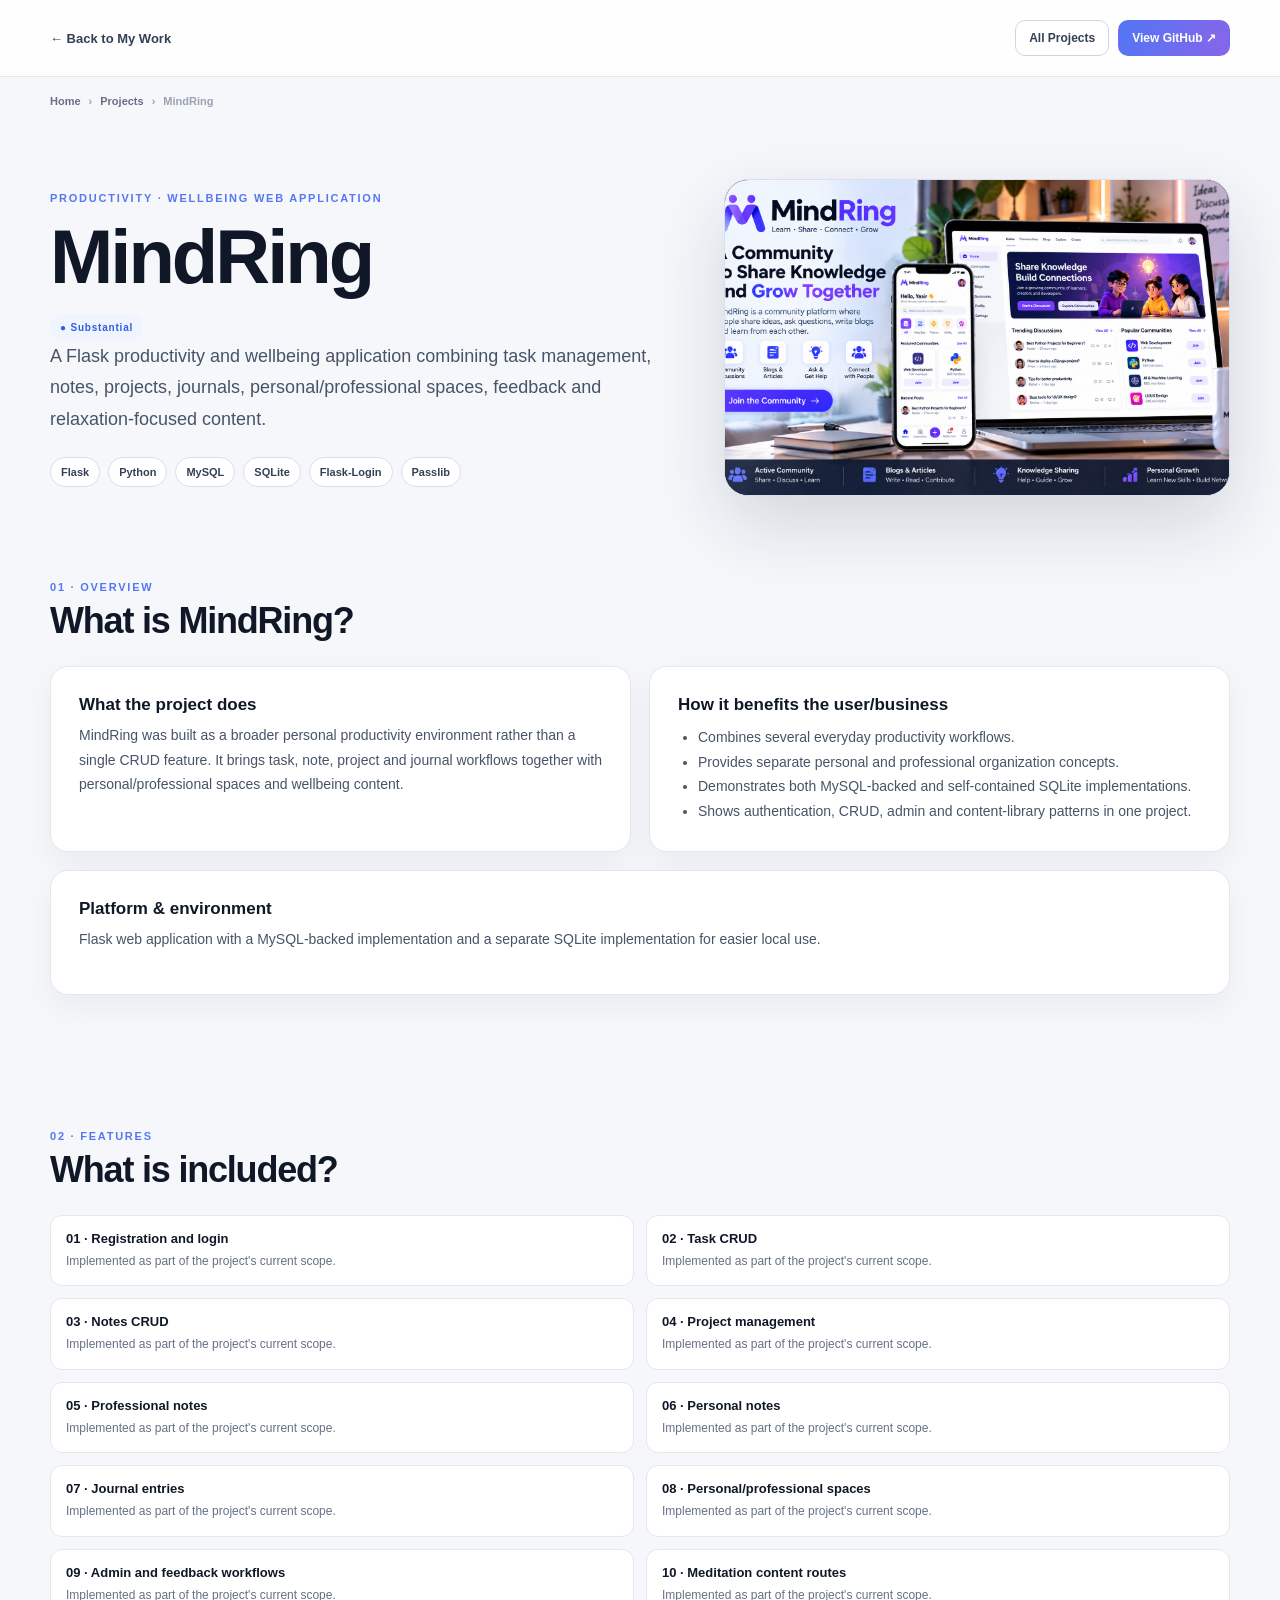
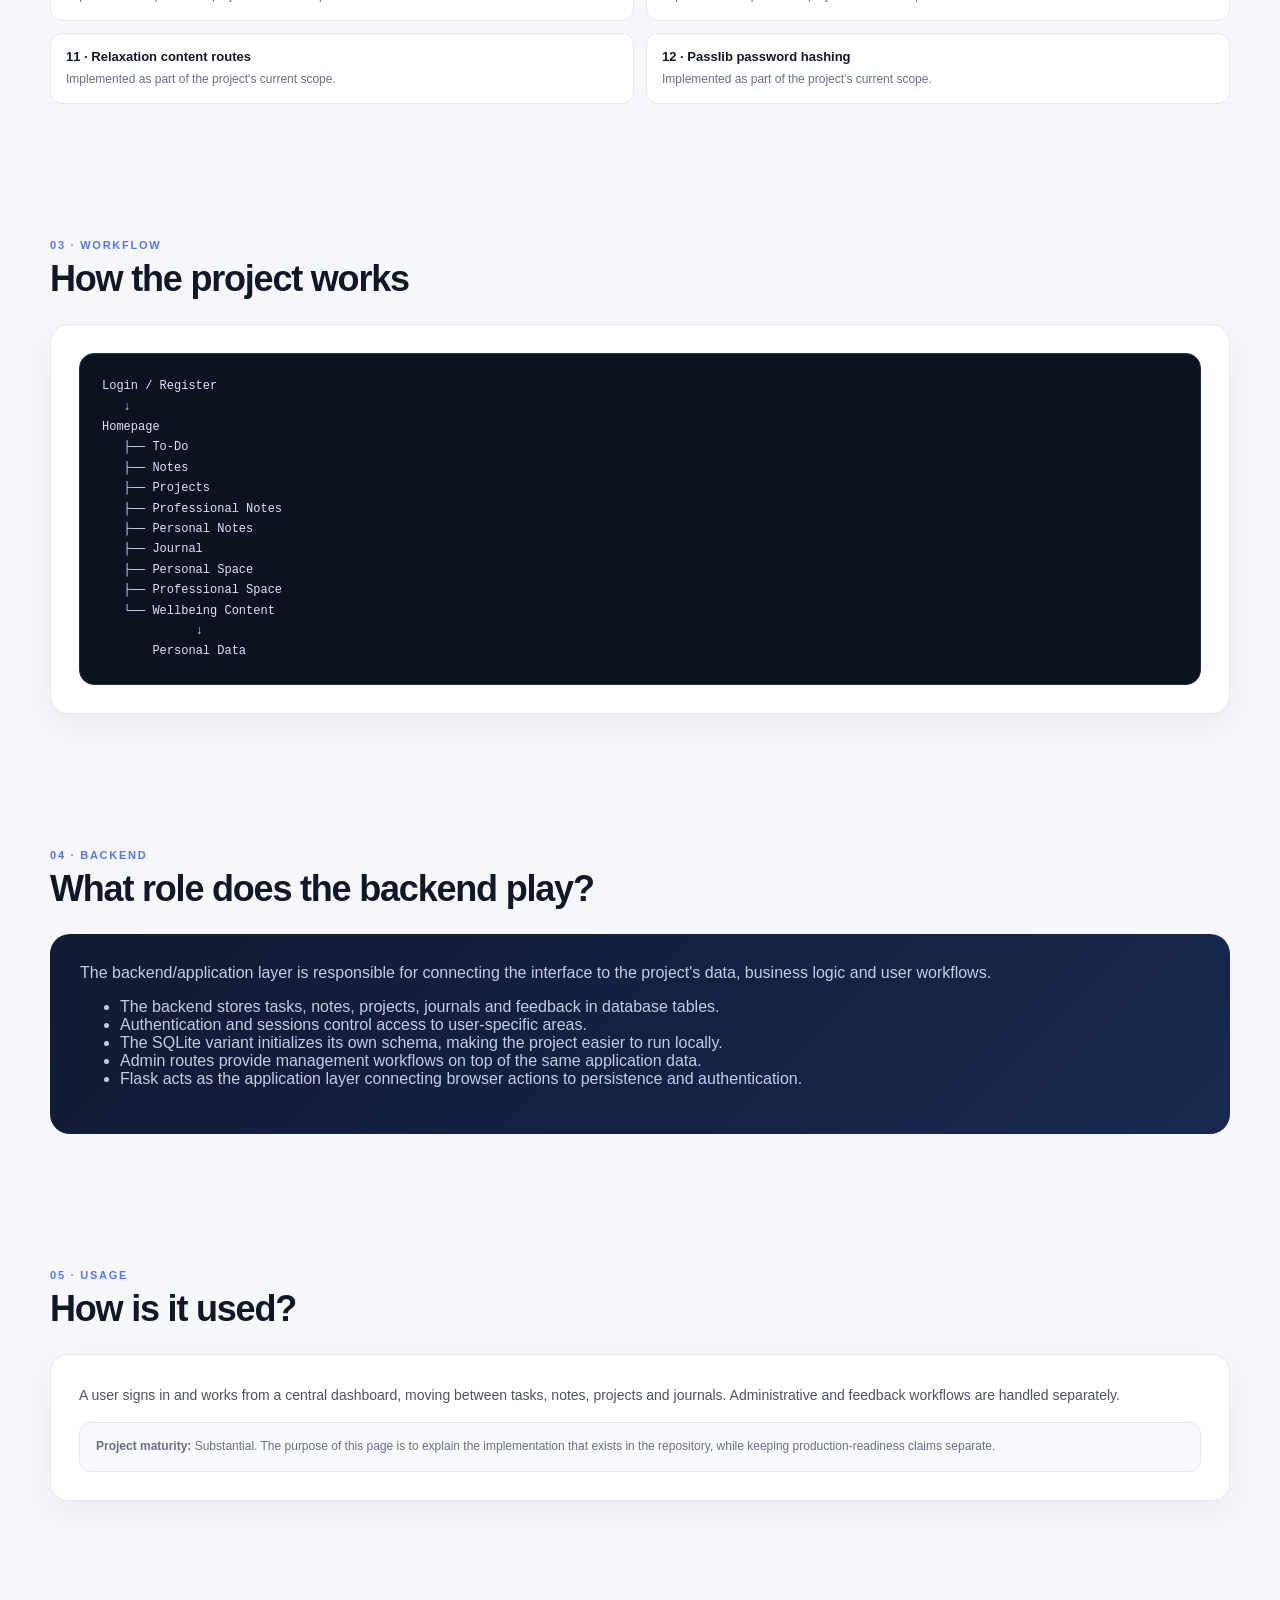
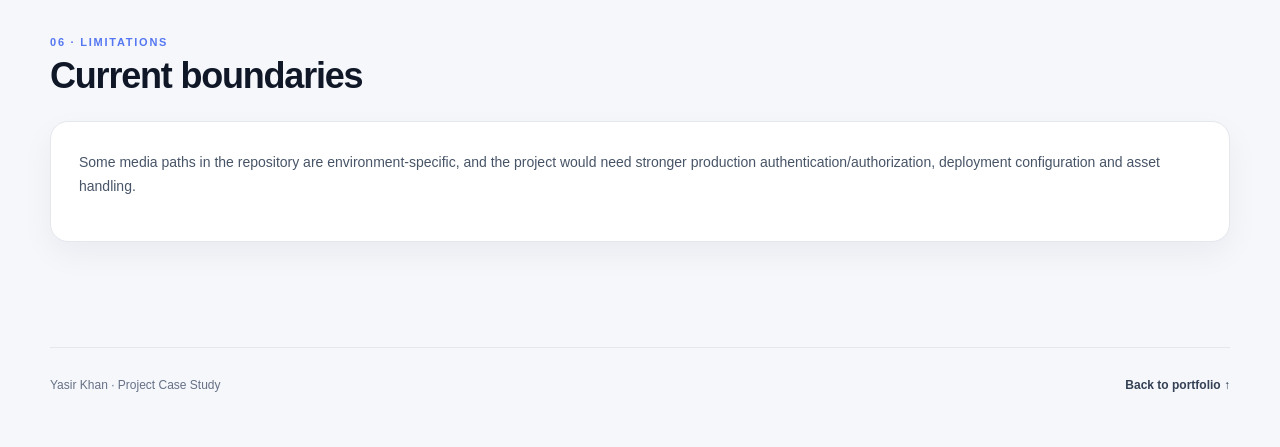
<file: projects/mindring.html>
<!DOCTYPE html>
<html lang="en">
<head>
  <meta charset="UTF-8">
  <meta name="viewport" content="width=device-width,initial-scale=1.0">
  <meta name="author" content="Yasir Khan">
  <meta name="robots" content="index,follow,max-image-preview:large">
  <link rel="canonical" href="https://yasirkhan.in/projects/mindring.html">
  <meta property="og:type" content="website">
  <meta property="og:title" content="MindRing | Flask Productivity & Wellbeing App | Yasir Khan">
  <meta property="og:description" content="Explore MindRing, a Flask productivity and wellbeing application for tasks, notes, projects, journals and personal spaces.">
  <meta property="og:url" content="https://yasirkhan.in/projects/mindring.html">
  <meta property="og:site_name" content="Yasir Khan Portfolio">
  <meta name="twitter:card" content="summary">
  <meta name="twitter:title" content="MindRing | Flask Productivity & Wellbeing App | Yasir Khan">
  <meta name="twitter:description" content="Explore MindRing, a Flask productivity and wellbeing application for tasks, notes, projects, journals and personal spaces.">
  <script type="application/ld+json">
  {"@context":"https://schema.org","@type":"WebPage","name":"MindRing | Flask Productivity & Wellbeing App | Yasir Khan","description":"Explore MindRing, a Flask productivity and wellbeing application for tasks, notes, projects, journals and personal spaces.","url":"https://yasirkhan.in/projects/mindring.html","about":{"@type":"Person","name":"Yasir Khan","url":"https://yasirkhan.in/"}}
  </script>
  <meta name="description" content="MindRing — Yasir Khan project case study: what it is, how it works, technology stack, workflow and backend role.">
  <title>MindRing | Flask Productivity & Wellbeing App | Yasir Khan</title>
  <link rel="stylesheet" href="../styles.css">
  <link rel="stylesheet" href="project.css">
</head>
<body class="project-page">
  <header class="project-topbar">
    <div class="project-shell project-topbar-inner">
      <a class="project-back" href="../index.html#work">← Back to My Work</a>
      <div class="project-top-actions">
        <a href="../index.html#work">All Projects</a>
        <a class="primary" href="https://github.com/yasirkhan251/MindRing" target="_blank" rel="noreferrer">View GitHub ↗</a>
      </div>
    </div>
  </header>

  <div class="project-breadcrumbs project-shell" aria-label="Breadcrumb">
    <a href="../index.html">Home</a><span>›</span><a href="../index.html#work">Projects</a><span>›</span><span>MindRing</span>
  </div>
  <main class="project-shell">
    <section class="project-hero" data-reveal>
      <div>
        <span class="project-kicker">Productivity · Wellbeing web application</span>
        <h1>MindRing</h1>
        <span class="status-badge ">● Substantial</span>
        <p class="project-lead">A Flask productivity and wellbeing application combining task management, notes, projects, journals, personal/professional spaces, feedback and relaxation-focused content.</p>
        <div class="project-meta"><span>Flask</span><span>Python</span><span>MySQL</span><span>SQLite</span><span>Flask-Login</span><span>Passlib</span></div>
      </div>
      <div class="project-hero-art">
        <img src="../Images/MindRing/MindRing Community Learning Platform.png" alt="MindRing project visual">
      </div>
    </section>

    <section class="project-section">
      <div class="project-section-heading">
        <span class="project-kicker">01 · OVERVIEW</span>
        <h2>What is MindRing?</h2>
      </div>
      <div class="project-grid">
        <article class="project-card-detail" data-reveal>
          <h3>What the project does</h3>
          <p>MindRing was built as a broader personal productivity environment rather than a single CRUD feature. It brings task, note, project and journal workflows together with personal/professional spaces and wellbeing content.</p>
        </article>
        <article class="project-card-detail" data-reveal>
          <h3>How it benefits the user/business</h3>
          <ul><li>Combines several everyday productivity workflows.</li><li>Provides separate personal and professional organization concepts.</li><li>Demonstrates both MySQL-backed and self-contained SQLite implementations.</li><li>Shows authentication, CRUD, admin and content-library patterns in one project.</li></ul>
        </article>
        <article class="project-card-detail full" data-reveal>
          <h3>Platform & environment</h3>
          <p>Flask web application with a MySQL-backed implementation and a separate SQLite implementation for easier local use.</p>
        </article>
      </div>
    </section>

    <section class="project-section">
      <div class="project-section-heading">
        <span class="project-kicker">02 · FEATURES</span>
        <h2>What is included?</h2>
      </div>
      <div class="project-feature-list">
        <div data-reveal><strong>01 · Registration and login</strong><span>Implemented as part of the project's current scope.</span></div><div data-reveal><strong>02 · Task CRUD</strong><span>Implemented as part of the project's current scope.</span></div><div data-reveal><strong>03 · Notes CRUD</strong><span>Implemented as part of the project's current scope.</span></div><div data-reveal><strong>04 · Project management</strong><span>Implemented as part of the project's current scope.</span></div><div data-reveal><strong>05 · Professional notes</strong><span>Implemented as part of the project's current scope.</span></div><div data-reveal><strong>06 · Personal notes</strong><span>Implemented as part of the project's current scope.</span></div><div data-reveal><strong>07 · Journal entries</strong><span>Implemented as part of the project's current scope.</span></div><div data-reveal><strong>08 · Personal/professional spaces</strong><span>Implemented as part of the project's current scope.</span></div><div data-reveal><strong>09 · Admin and feedback workflows</strong><span>Implemented as part of the project's current scope.</span></div><div data-reveal><strong>10 · Meditation content routes</strong><span>Implemented as part of the project's current scope.</span></div><div data-reveal><strong>11 · Relaxation content routes</strong><span>Implemented as part of the project's current scope.</span></div><div data-reveal><strong>12 · Passlib password hashing</strong><span>Implemented as part of the project's current scope.</span></div>
      </div>
    </section>

    <section class="project-section">
      <div class="project-section-heading">
        <span class="project-kicker">03 · WORKFLOW</span>
        <h2>How the project works</h2>
      </div>
      <article class="project-card-detail full" data-reveal>
        <pre class="project-flow">Login / Register
   ↓
Homepage
   ├── To-Do
   ├── Notes
   ├── Projects
   ├── Professional Notes
   ├── Personal Notes
   ├── Journal
   ├── Personal Space
   ├── Professional Space
   └── Wellbeing Content
             ↓
       Personal Data</pre>
      </article>
    </section>

    <section class="project-section">
      <div class="project-section-heading">
        <span class="project-kicker">04 · BACKEND</span>
        <h2>What role does the backend play?</h2>
      </div>
      <article class="project-backend" data-reveal>
        <p>The backend/application layer is responsible for connecting the interface to the project's data, business logic and user workflows.</p>
        <ul><li>The backend stores tasks, notes, projects, journals and feedback in database tables.</li><li>Authentication and sessions control access to user-specific areas.</li><li>The SQLite variant initializes its own schema, making the project easier to run locally.</li><li>Admin routes provide management workflows on top of the same application data.</li><li>Flask acts as the application layer connecting browser actions to persistence and authentication.</li></ul>
      </article>
    </section>

    <section class="project-section">
      <div class="project-section-heading">
        <span class="project-kicker">05 · USAGE</span>
        <h2>How is it used?</h2>
      </div>
      <div class="project-grid">
        <article class="project-card-detail full" data-reveal>
          <p>A user signs in and works from a central dashboard, moving between tasks, notes, projects and journals. Administrative and feedback workflows are handled separately.</p>
          <div class="project-note"><strong>Project maturity:</strong> Substantial. The purpose of this page is to explain the implementation that exists in the repository, while keeping production-readiness claims separate.</div>
        </article>
      </div>
    </section>

    <section class="project-section">
      <div class="project-section-heading">
        <span class="project-kicker">06 · LIMITATIONS</span>
        <h2>Current boundaries</h2>
      </div>
      <article class="project-card-detail full" data-reveal>
        <p>Some media paths in the repository are environment-specific, and the project would need stronger production authentication/authorization, deployment configuration and asset handling.</p>
      </article>
    </section>
  </main>

  <footer class="project-shell project-footer">
    <span>Yasir Khan · Project Case Study</span>
    <a href="../index.html#work">Back to portfolio ↑</a>
  </footer>

  <script src="project.js"></script>
</body>
</html>
</file>
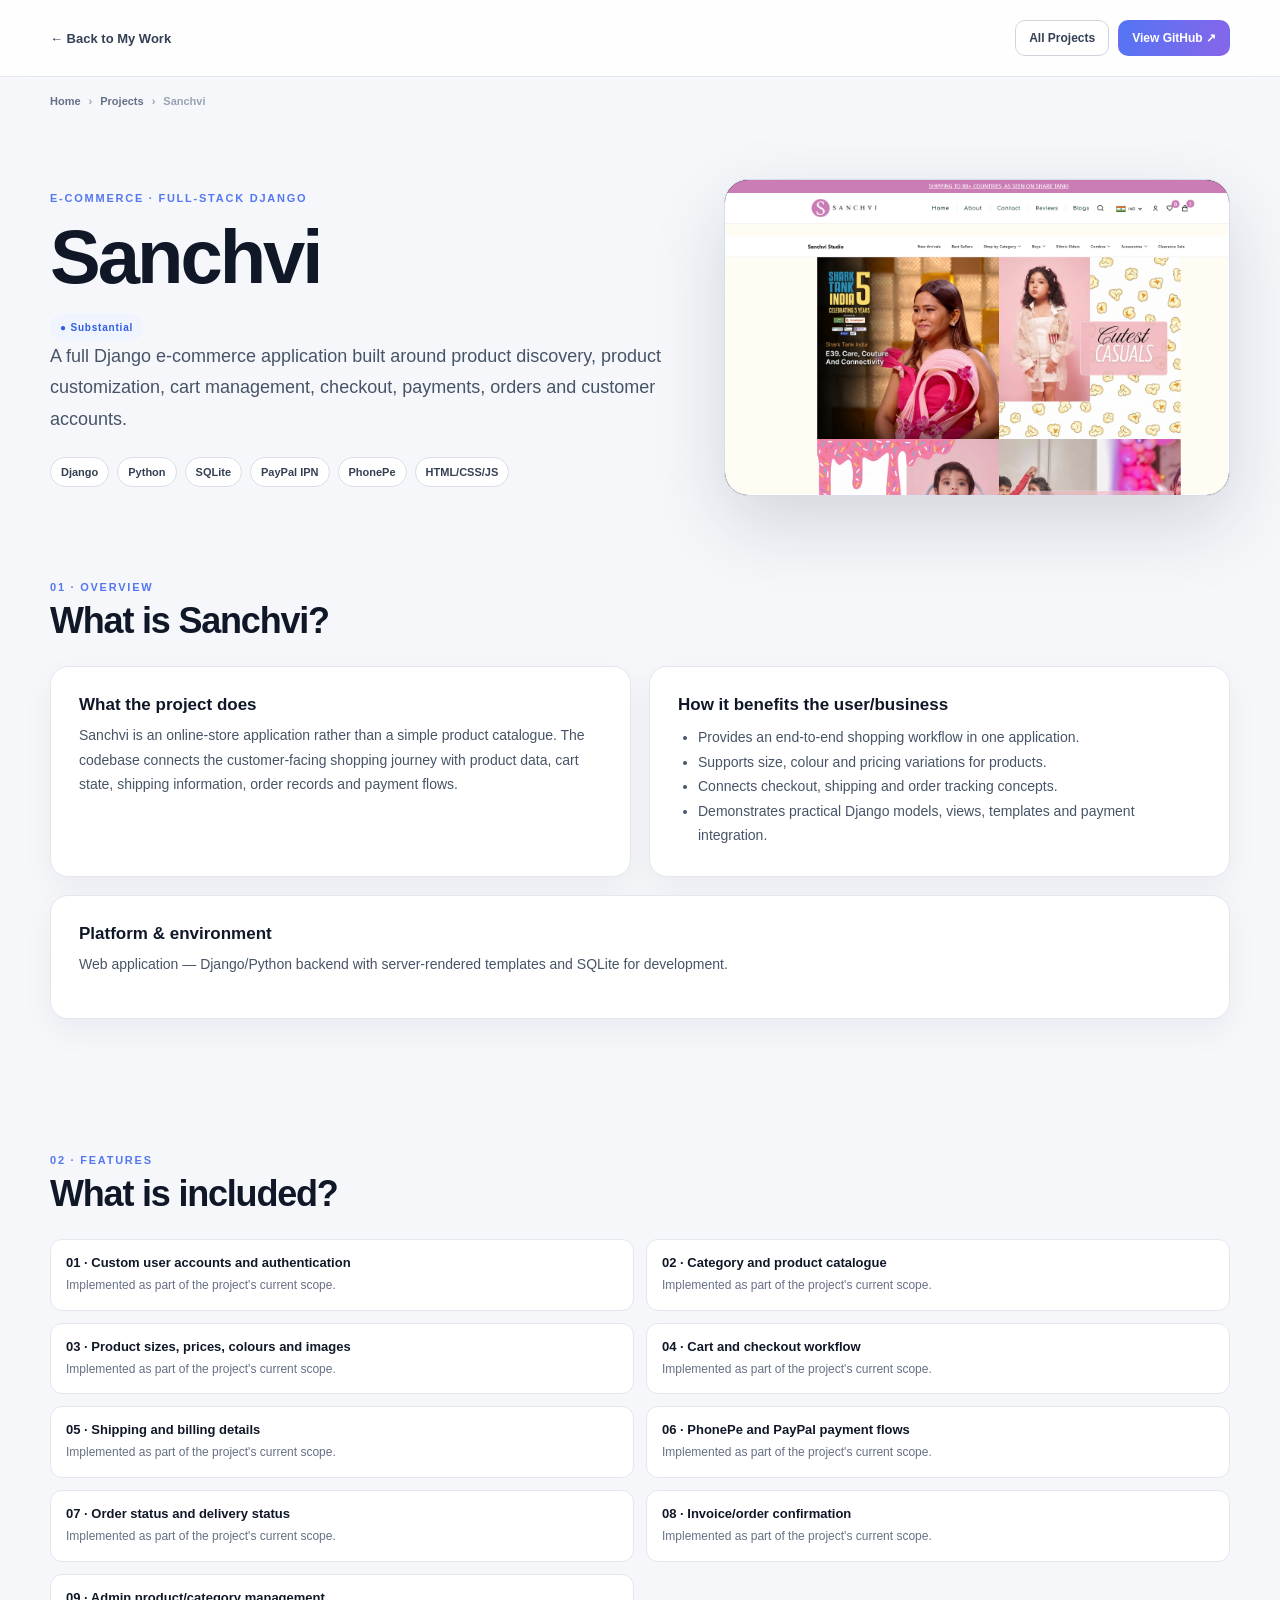
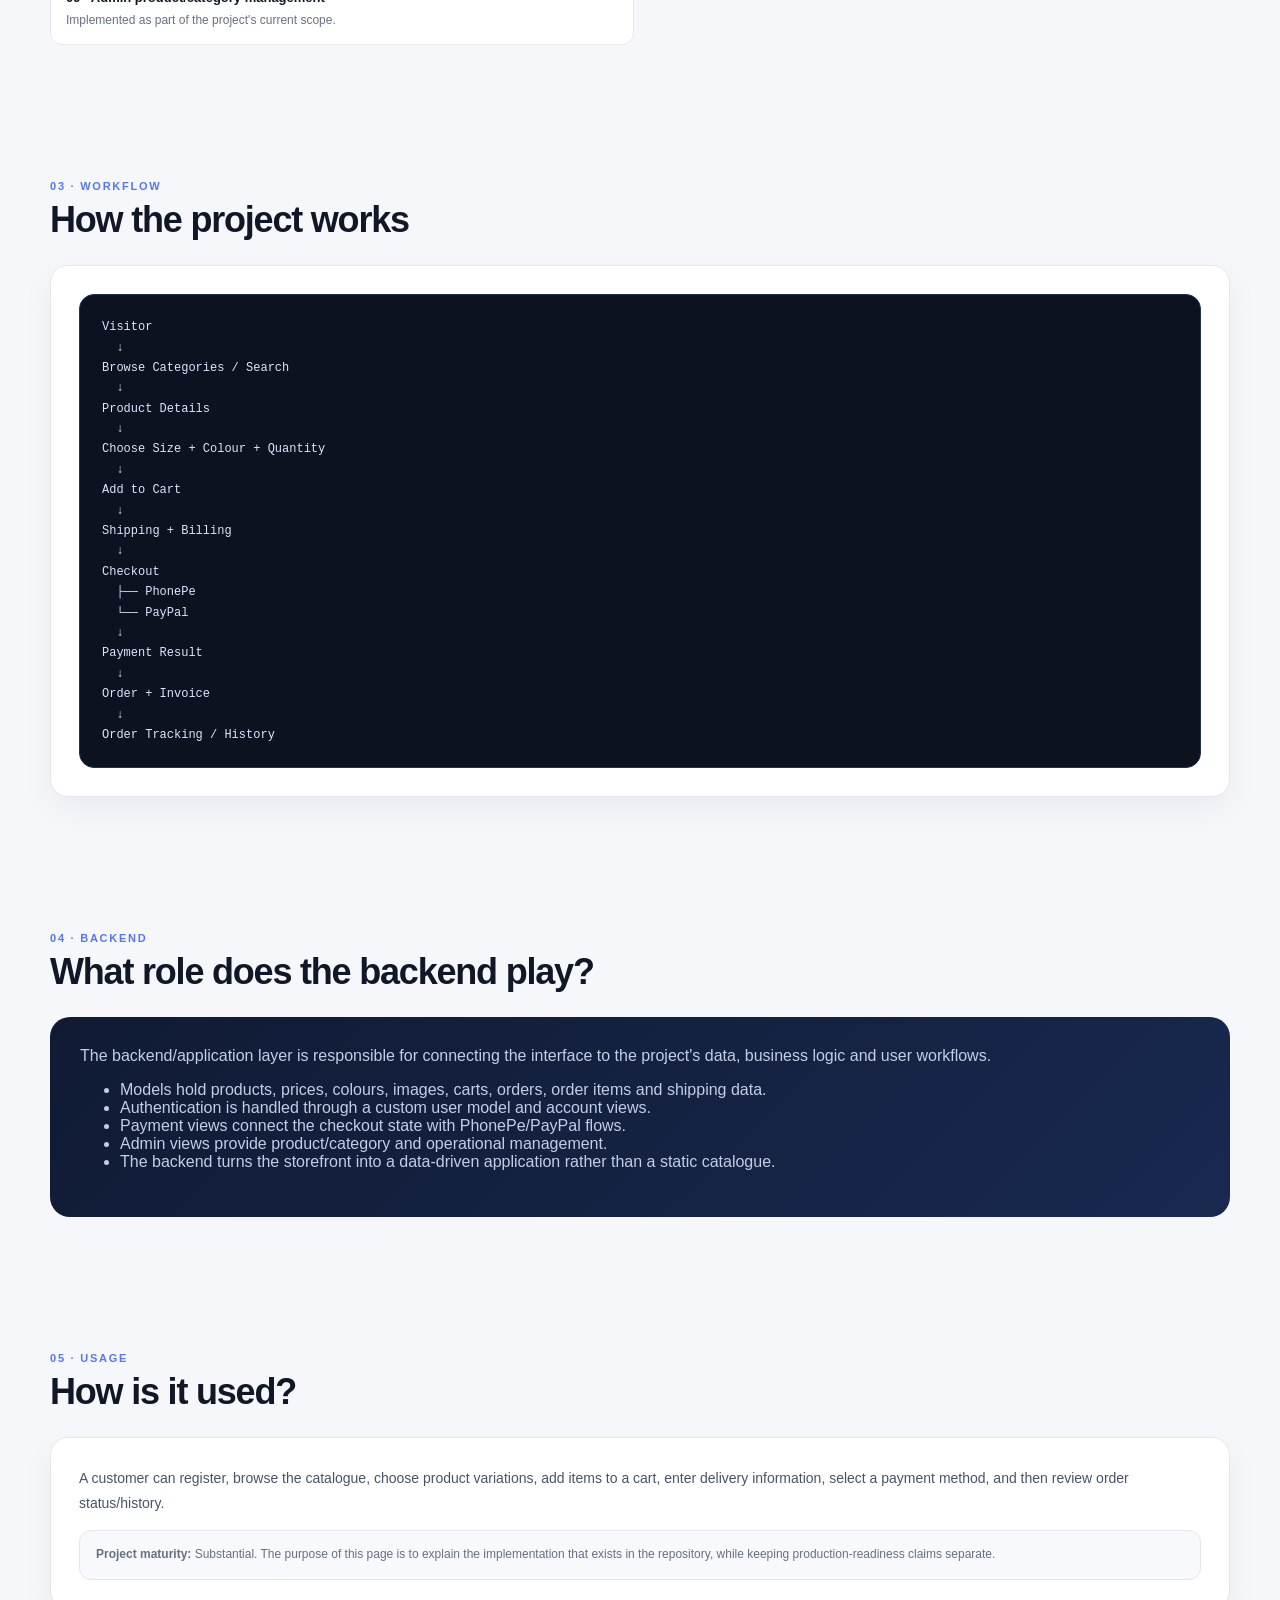
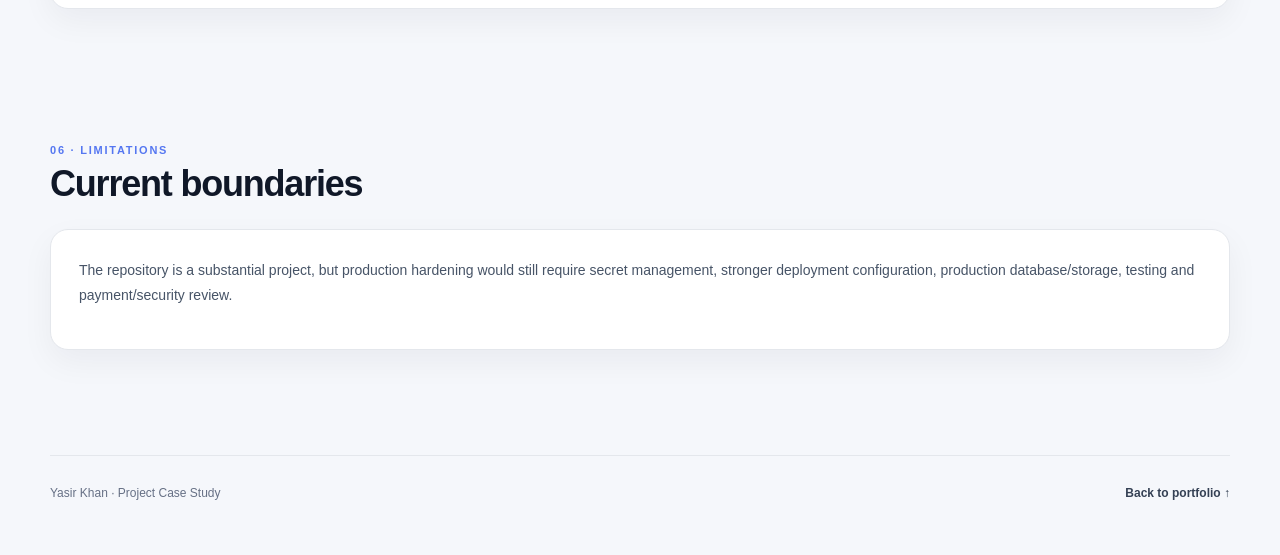
<file: projects/sanchvi.html>
<!DOCTYPE html>
<html lang="en">
<head>
  <meta charset="UTF-8">
  <meta name="viewport" content="width=device-width,initial-scale=1.0">
  <meta name="author" content="Yasir Khan">
  <meta name="robots" content="index,follow,max-image-preview:large">
  <link rel="canonical" href="https://yasirkhan.in/projects/sanchvi.html">
  <meta property="og:type" content="website">
  <meta property="og:title" content="Sanchvi | Django E-commerce Platform | Yasir Khan">
  <meta property="og:description" content="Explore Sanchvi, a Django e-commerce platform with products, cart, checkout, payments, orders and customer accounts built by Yasir Khan.">
  <meta property="og:url" content="https://yasirkhan.in/projects/sanchvi.html">
  <meta property="og:site_name" content="Yasir Khan Portfolio">
  <meta name="twitter:card" content="summary">
  <meta name="twitter:title" content="Sanchvi | Django E-commerce Platform | Yasir Khan">
  <meta name="twitter:description" content="Explore Sanchvi, a Django e-commerce platform with products, cart, checkout, payments, orders and customer accounts built by Yasir Khan.">
  <script type="application/ld+json">
  {"@context":"https://schema.org","@type":"WebPage","name":"Sanchvi | Django E-commerce Platform | Yasir Khan","description":"Explore Sanchvi, a Django e-commerce platform with products, cart, checkout, payments, orders and customer accounts built by Yasir Khan.","url":"https://yasirkhan.in/projects/sanchvi.html","about":{"@type":"Person","name":"Yasir Khan","url":"https://yasirkhan.in/"}}
  </script>
  <meta name="description" content="Sanchvi — Yasir Khan project case study: what it is, how it works, technology stack, workflow and backend role.">
  <title>Sanchvi | Django E-commerce Platform | Yasir Khan</title>
  <link rel="stylesheet" href="../styles.css">
  <link rel="stylesheet" href="project.css">
</head>
<body class="project-page">
  <header class="project-topbar">
    <div class="project-shell project-topbar-inner">
      <a class="project-back" href="../index.html#work">← Back to My Work</a>
      <div class="project-top-actions">
        <a href="../index.html#work">All Projects</a>
        <a class="primary" href="https://github.com/yasirkhan251/Sanchvi" target="_blank" rel="noreferrer">View GitHub ↗</a>
      </div>
    </div>
  </header>

  <div class="project-breadcrumbs project-shell" aria-label="Breadcrumb">
    <a href="../index.html">Home</a><span>›</span><a href="../index.html#work">Projects</a><span>›</span><span>Sanchvi</span>
  </div>
  <main class="project-shell">
    <section class="project-hero" data-reveal>
      <div>
        <span class="project-kicker">E-commerce · Full-stack Django</span>
        <h1>Sanchvi</h1>
        <span class="status-badge ">● Substantial</span>
        <p class="project-lead">A full Django e-commerce application built around product discovery, product customization, cart management, checkout, payments, orders and customer accounts.</p>
        <div class="project-meta"><span>Django</span><span>Python</span><span>SQLite</span><span>PayPal IPN</span><span>PhonePe</span><span>HTML/CSS/JS</span></div>
      </div>
      <div class="project-hero-art">
        <img src="../Images/Sanchvi/Sanchvi Dashboard.png" alt="Sanchvi project visual">
      </div>
    </section>

    <section class="project-section">
      <div class="project-section-heading">
        <span class="project-kicker">01 · OVERVIEW</span>
        <h2>What is Sanchvi?</h2>
      </div>
      <div class="project-grid">
        <article class="project-card-detail" data-reveal>
          <h3>What the project does</h3>
          <p>Sanchvi is an online-store application rather than a simple product catalogue. The codebase connects the customer-facing shopping journey with product data, cart state, shipping information, order records and payment flows.</p>
        </article>
        <article class="project-card-detail" data-reveal>
          <h3>How it benefits the user/business</h3>
          <ul><li>Provides an end-to-end shopping workflow in one application.</li><li>Supports size, colour and pricing variations for products.</li><li>Connects checkout, shipping and order tracking concepts.</li><li>Demonstrates practical Django models, views, templates and payment integration.</li></ul>
        </article>
        <article class="project-card-detail full" data-reveal>
          <h3>Platform & environment</h3>
          <p>Web application — Django/Python backend with server-rendered templates and SQLite for development.</p>
        </article>
      </div>
    </section>

    <section class="project-section">
      <div class="project-section-heading">
        <span class="project-kicker">02 · FEATURES</span>
        <h2>What is included?</h2>
      </div>
      <div class="project-feature-list">
        <div data-reveal><strong>01 · Custom user accounts and authentication</strong><span>Implemented as part of the project's current scope.</span></div><div data-reveal><strong>02 · Category and product catalogue</strong><span>Implemented as part of the project's current scope.</span></div><div data-reveal><strong>03 · Product sizes, prices, colours and images</strong><span>Implemented as part of the project's current scope.</span></div><div data-reveal><strong>04 · Cart and checkout workflow</strong><span>Implemented as part of the project's current scope.</span></div><div data-reveal><strong>05 · Shipping and billing details</strong><span>Implemented as part of the project's current scope.</span></div><div data-reveal><strong>06 · PhonePe and PayPal payment flows</strong><span>Implemented as part of the project's current scope.</span></div><div data-reveal><strong>07 · Order status and delivery status</strong><span>Implemented as part of the project's current scope.</span></div><div data-reveal><strong>08 · Invoice/order confirmation</strong><span>Implemented as part of the project's current scope.</span></div><div data-reveal><strong>09 · Admin product/category management</strong><span>Implemented as part of the project's current scope.</span></div>
      </div>
    </section>

    <section class="project-section">
      <div class="project-section-heading">
        <span class="project-kicker">03 · WORKFLOW</span>
        <h2>How the project works</h2>
      </div>
      <article class="project-card-detail full" data-reveal>
        <pre class="project-flow">Visitor
  ↓
Browse Categories / Search
  ↓
Product Details
  ↓
Choose Size + Colour + Quantity
  ↓
Add to Cart
  ↓
Shipping + Billing
  ↓
Checkout
  ├── PhonePe
  └── PayPal
  ↓
Payment Result
  ↓
Order + Invoice
  ↓
Order Tracking / History</pre>
      </article>
    </section>

    <section class="project-section">
      <div class="project-section-heading">
        <span class="project-kicker">04 · BACKEND</span>
        <h2>What role does the backend play?</h2>
      </div>
      <article class="project-backend" data-reveal>
        <p>The backend/application layer is responsible for connecting the interface to the project's data, business logic and user workflows.</p>
        <ul><li>Models hold products, prices, colours, images, carts, orders, order items and shipping data.</li><li>Authentication is handled through a custom user model and account views.</li><li>Payment views connect the checkout state with PhonePe/PayPal flows.</li><li>Admin views provide product/category and operational management.</li><li>The backend turns the storefront into a data-driven application rather than a static catalogue.</li></ul>
      </article>
    </section>

    <section class="project-section">
      <div class="project-section-heading">
        <span class="project-kicker">05 · USAGE</span>
        <h2>How is it used?</h2>
      </div>
      <div class="project-grid">
        <article class="project-card-detail full" data-reveal>
          <p>A customer can register, browse the catalogue, choose product variations, add items to a cart, enter delivery information, select a payment method, and then review order status/history.</p>
          <div class="project-note"><strong>Project maturity:</strong> Substantial. The purpose of this page is to explain the implementation that exists in the repository, while keeping production-readiness claims separate.</div>
        </article>
      </div>
    </section>

    <section class="project-section">
      <div class="project-section-heading">
        <span class="project-kicker">06 · LIMITATIONS</span>
        <h2>Current boundaries</h2>
      </div>
      <article class="project-card-detail full" data-reveal>
        <p>The repository is a substantial project, but production hardening would still require secret management, stronger deployment configuration, production database/storage, testing and payment/security review.</p>
      </article>
    </section>
  </main>

  <footer class="project-shell project-footer">
    <span>Yasir Khan · Project Case Study</span>
    <a href="../index.html#work">Back to portfolio ↑</a>
  </footer>

  <script src="project.js"></script>
</body>
</html>
</file>
<file: styles.css>
:root {
  --ink: #101828; --muted: #667085; --line: #e8ebf0; --blue: #3267e9; --blue-dark: #2452c7;
  --paper: #fbfcfe; --soft: #f2f5fa; --white: #fff; --font: "DM Sans", sans-serif; --display: "Manrope", sans-serif;
}
* { box-sizing: border-box; }
html { scroll-behavior: smooth; }
body { margin: 0; background: var(--paper); color: var(--ink); font-family: var(--font); -webkit-font-smoothing: antialiased; }
a { color: inherit; text-decoration: none; }
.container { width: min(1160px, calc(100% - 48px)); margin-inline: auto; }
.site-header { position: sticky; top: 0; z-index: 20; background: rgba(251,252,254,.88); backdrop-filter: blur(16px); border-bottom: 1px solid rgba(232,235,240,.75); }
.nav { height: 76px; display: flex; align-items: center; justify-content: space-between; }
.brand { display: inline-flex; align-items: center; gap: 10px; font: 800 21px var(--display); letter-spacing: -1px; }
.brand-mark { width: 34px; height: 34px; display: grid; place-items: center; border-radius: 10px; background: var(--ink); color: white; font: 800 11px var(--display); letter-spacing: -.5px; }
.brand-dot { color: var(--blue); }
.nav-links { display: flex; align-items: center; gap: 34px; font-size: 13px; font-weight: 600; color: #667085; }
.nav-link { transition: color .2s; }.nav-link:hover,.nav-link.active { color: var(--ink); }
.nav-cta { padding: 11px 16px; background: var(--ink); color: white; border-radius: 9px; transition: transform .2s, background .2s; }
.nav-cta:hover { background: var(--blue); transform: translateY(-2px); }.nav-cta span { margin-left: 8px; }
.menu-toggle { display: none; border: 0; background: none; padding: 8px; }
.menu-toggle span { display: block; width: 22px; height: 2px; background: var(--ink); margin: 5px; }
.hero { min-height: 630px; display: grid; grid-template-columns: 1.02fr .98fr; align-items: center; gap: 42px; padding-top: 52px; padding-bottom: 76px; }
.hero-copy { padding: 15px 0 0; position: relative; z-index: 1; }
.availability { display: inline-flex; align-items: center; gap: 9px; border: 1px solid #dcefe4; background: #f1fbf5; color: #28784a; padding: 8px 12px; border-radius: 100px; font-size: 11px; font-weight: 700; margin-bottom: 27px; }
.status-dot { width: 7px; height: 7px; background: #35b66a; border-radius: 50%; box-shadow: 0 0 0 4px #d9f5e4; }
.eyebrow { font-size: 10px; letter-spacing: 2px; font-weight: 800; color: var(--blue); margin: 0 0 16px; }
h1,h2,h3,p { margin-top: 0; }
h1 { font: 800 clamp(42px,5.3vw,66px)/1.12 var(--display); letter-spacing: -3.8px; margin: 0 0 20px; }
.gradient-text { background: linear-gradient(100deg,#3267e9 5%,#7c65dc 58%,#a46bd0); -webkit-background-clip: text; background-clip: text; color: transparent; }
.hero-description { max-width: 475px; font-size: 15px; line-height: 1.85; color: var(--muted); margin-bottom: 27px; }
.hero-actions { display: flex; gap: 12px; flex-wrap: wrap; }
.button { min-height: 46px; display: inline-flex; align-items: center; justify-content: center; gap: 13px; padding: 0 18px; border-radius: 9px; font-size: 12px; font-weight: 700; transition: transform .2s, box-shadow .2s, background .2s; }
.button:hover { transform: translateY(-2px); }.button-primary { color: white; background: var(--blue); box-shadow: 0 8px 18px rgba(50,103,233,.2); }.button-primary:hover { background: var(--blue-dark); box-shadow: 0 11px 24px rgba(50,103,233,.25); }
.button-secondary { border: 1px solid #e0e4eb; background: white; }.button-secondary:hover { border-color: #b6c4e8; }
.hero-meta { display: flex; align-items: center; gap: 22px; margin-top: 45px; color: #7a8494; font-size: 10px; line-height: 1.7; }
.meta-item { display: flex; align-items: center; gap: 10px; }.meta-item strong { color: #344054; font-weight: 700; }.meta-icon { color: var(--blue); font-size: 20px; }.code-icon { font-size: 15px; font-weight: 800; }.meta-divider { height: 30px; width: 1px; background: #e1e5ec; }
.hero-visual { min-height: 430px; position: relative; display: grid; place-items: center; }
.visual-glow { position: absolute; width: 370px; height: 370px; border-radius: 50%; background: radial-gradient(circle,rgba(95,131,239,.15),rgba(167,148,239,.08) 48%,transparent 72%); }
.browser-card { width: min(100%, 475px); position: relative; z-index: 1; border: 1px solid #e3e8f2; background: white; border-radius: 14px; padding: 9px; box-shadow: 0 25px 65px rgba(28,45,87,.13),0 3px 9px rgba(28,45,87,.04); transform: perspective(1000px) rotateY(-5deg) rotateX(2deg); }
.browser-top { height: 27px; display: flex; align-items: center; gap: 13px; padding: 0 7px 8px; }.browser-dots { display: flex; gap: 4px; }.browser-dots i,.preview-bar b { width: 6px; height: 6px; border-radius: 50%; background: #e2e6ee; }.browser-dots i:first-child { background: #f29b91; }.browser-dots i:nth-child(2) { background: #f4c56a; }.browser-dots i:nth-child(3) { background: #70c99b; }.browser-address { flex: 1; height: 17px; background: #f5f7fa; border-radius: 4px; display: flex; align-items: center; justify-content: center; gap: 5px; color: #a0a7b4; font-size: 6px; }.browser-address span { width: 5px; height: 5px; border: 1px solid #a0a7b4; border-radius: 2px; }.browser-menu { color: #a0a7b4; font-size: 8px; letter-spacing: 1px; }
.mock-site { border-radius: 7px; background: #f7f8fc; min-height: 292px; overflow: hidden; padding: 18px 22px 12px; }.mock-nav { display: flex; align-items: center; gap: 16px; }.mock-logo { width: 39px; height: 8px; border-radius: 3px; background: #27354e; }.mock-nav-lines { display: flex; gap: 11px; margin-left: auto; }.mock-nav-lines i { width: 24px; height: 4px; background: #d9deea; border-radius: 4px; }.mock-avatar { width: 16px; height: 16px; border-radius: 50%; background: #d7e1fb; }
.mock-content { display: grid; grid-template-columns: 1fr 1fr; align-items: center; gap: 12px; padding: 42px 0 30px; }.mock-kicker { width: 55px; height: 5px; border-radius: 3px; background: #8ba9f7; margin-bottom: 13px; }.mock-heading { width: 132px; height: 13px; border-radius: 3px; background: #27354e; margin-bottom: 7px; }.mock-heading.short { width: 94px; }.mock-paragraph { width: 125px; height: 4px; border-radius: 3px; background: #d6dce7; margin-top: 12px; }.mock-paragraph.tiny { width: 92px; margin-top: 5px; }.mock-button { width: 57px; height: 18px; border-radius: 4px; background: #4775ed; margin-top: 17px; }
.mock-art { height: 155px; position: relative; display: grid; place-items: center; }.art-circle { position: absolute; width: 125px; height: 125px; border-radius: 50%; background: linear-gradient(140deg,#c9d7ff,#e5dcff); right: 4px; top: 10px; }.art-card { position: relative; z-index: 1; width: 105px; height: 120px; background: white; border: 1px solid #edf0f5; border-radius: 7px; box-shadow: 0 9px 18px rgba(43,63,111,.1); padding: 11px; transform: rotate(5deg); }.art-card-top { height: 47px; background: linear-gradient(135deg,#b7cafa,#e4dafa); border-radius: 4px; margin-bottom: 9px; }.art-card-line { height: 5px; width: 67px; border-radius: 3px; background: #dfe4ed; margin-bottom: 5px; }.art-card-line.small { width: 42px; }.art-card-button { height: 12px; width: 37px; border-radius: 3px; background: #4775ed; margin-top: 8px; }.art-spark { position: absolute; z-index: 2; color: #8e7ce6; font-size: 23px; right: -3px; top: 0; }.mock-bottom { display: flex; gap: 6px; }.mock-bottom span { height: 5px; width: 31%; background: #e9edf5; border-radius: 3px; }
.floating-chip { position: absolute; z-index: 2; background: white; border: 1px solid #e8ebf2; box-shadow: 0 10px 25px rgba(30,47,88,.09); border-radius: 9px; padding: 11px 14px; display: flex; align-items: center; gap: 9px; color: #475467; font-size: 10px; font-weight: 700; }.chip-top { top: 40px; right: -5px; }.chip-bottom { bottom: 40px; left: -15px; }.chip-icon { display: grid; place-items: center; width: 22px; height: 22px; background: #f0edff; color: #7e6ce0; border-radius: 6px; font-size: 15px; }.check-icon { display: grid; place-items: center; width: 22px; height: 22px; background: #e6f8ed; color: #2a9b5b; border-radius: 6px; font-size: 13px; }.visual-index { position: absolute; bottom: 2px; right: 0; display: flex; align-items: center; gap: 9px; font-size: 8px; letter-spacing: 1.4px; color: #a2aab8; font-weight: 800; }.visual-index span { width: 30px; height: 1px; background: #cbd2df; }
.trust-strip { border-top: 1px solid #edf0f5; border-bottom: 1px solid #edf0f5; background: white; }.trust-inner { min-height: 75px; display: flex; align-items: center; justify-content: space-between; gap: 22px; }.trust-label { color: #a1a8b5; font-size: 9px; font-weight: 800; letter-spacing: 1.4px; }.trust-item { color: #667085; font-size: 11px; font-weight: 600; display: flex; align-items: center; gap: 8px; white-space: nowrap; }.trust-item span { color: #4775ed; font-size: 17px; }
.section { padding-top: 105px; padding-bottom: 105px; }.section-heading { display: flex; align-items: end; justify-content: space-between; gap: 24px; }.section-heading h2,.about-copy h2 { font: 800 39px/1.2 var(--display); letter-spacing: -1.8px; margin: 0; }.muted-heading { color: #a0a8b6; }.text-link { font-size: 11px; font-weight: 700; color: #667085; padding-bottom: 6px; }.text-link span { color: var(--blue); margin-left: 7px; }.section-intro { max-width: 490px; color: var(--muted); font-size: 13px; line-height: 1.8; margin: 20px 0 32px; }
.project-grid { display: grid; grid-template-columns: 1.15fr 1fr 1fr; gap: 18px; }.project-card { min-width: 0; background: white; border: 1px solid #e9edf3; border-radius: 12px; overflow: hidden; transition: transform .25s,box-shadow .25s; }.project-card:hover { transform: translateY(-5px); box-shadow: 0 18px 35px rgba(29,47,87,.08); }.project-preview { height: 205px; overflow: hidden; position: relative; display: grid; place-items: center; }.preview-shop { background: #f4f0ed; }.preview-browser { width: 82%; height: 155px; border-radius: 7px; background: white; box-shadow: 0 8px 25px rgba(54,44,37,.1); padding: 7px; transform: rotate(-2deg); }.preview-bar { display: flex; gap: 3px; padding: 2px 4px 8px; }.preview-bar b { width: 4px; height: 4px; }.shop-layout { display: flex; height: 130px; gap: 7px; }.shop-sidebar { width: 22%; background: #f5f3f1; border-radius: 3px; padding: 12px 5px; }.shop-sidebar i { display: block; height: 4px; width: 80%; background: #ded9d3; border-radius: 2px; margin-bottom: 9px; }.shop-products { flex: 1; }.shop-title { height: 8px; width: 45%; background: #4a403d; border-radius: 3px; margin: 4px 0 9px; }.product-row { display: flex; gap: 5px; margin-bottom: 6px; }.product { height: 49px; flex: 1; border-radius: 3px; background: #ead9d2; }.product-b { background: #d7dce6; }.product-c { background: #d5e1d2; }.product-d { background: #e5d5c9; }.product-e { background: #e3e0d6; }.product-f { background: #cbd7e5; }
.preview-booking { background: #eaf0f7; }.booking-map { width: 100%; height: 100%; position: relative; background-color: #edf2f6; background-image: linear-gradient(35deg,transparent 45%,#d9e3e9 46%,#d9e3e9 49%,transparent 50%),linear-gradient(125deg,transparent 39%,#d9e3e9 40%,#d9e3e9 43%,transparent 44%),linear-gradient(80deg,transparent 65%,#d9e3e9 66%,#d9e3e9 69%,transparent 70%); }.map-road { position: absolute; height: 8px; background: white; border: 1px solid #dce4e9; border-width: 1px 0; transform: rotate(-24deg); width: 130%; left: -15%; top: 40%; }.road-two { top: 75%; transform: rotate(28deg); }.road-three { top: 13%; transform: rotate(67deg); }.map-pin { position: absolute; z-index: 1; color: #4775ed; font-size: 19px; text-shadow: 0 2px white; }.pin-one { top: 25%; left: 28%; }.pin-two { bottom: 20%; right: 29%; color: #e17c61; }.booking-panel { position: absolute; z-index: 2; right: 13px; top: 18px; width: 105px; background: white; border-radius: 6px; padding: 10px; box-shadow: 0 6px 20px rgba(34,54,83,.12); }.panel-line { height: 5px; width: 55%; background: #dfe5ee; border-radius: 3px; margin: 7px 0; }.panel-line.wide { width: 80%; background: #34435b; }.panel-field { height: 17px; background: #f2f5f9; border: 1px solid #e8edf3; border-radius: 3px; margin-top: 6px; }.panel-action { height: 16px; background: #4775ed; border-radius: 3px; margin-top: 8px; }
.preview-service { background: #eaf1f8; }.service-window { width: 78%; height: 150px; background: white; border-radius: 7px; box-shadow: 0 8px 24px rgba(43,62,88,.1); overflow: hidden; }.service-top { height: 19px; background: #f7f9fb; display: flex; gap: 4px; align-items: center; padding: 0 8px; }.service-top span { width: 4px; height: 4px; border-radius: 50%; background: #d5dce6; }.service-content { padding: 15px 16px; }.service-title { width: 66%; height: 9px; background: #34445c; border-radius: 3px; }.service-subtitle { width: 84%; height: 4px; background: #e1e6ed; border-radius: 3px; margin-top: 7px; }.service-tiles { display: flex; gap: 7px; margin-top: 15px; }.service-tiles i { display: grid; place-items: center; width: 30px; height: 28px; border-radius: 4px; background: #edf3ff; color: #4775ed; font-size: 14px; font-style: normal; }.service-bottom { width: 100%; height: 15px; background: #4775ed; border-radius: 3px; margin-top: 12px; }
.project-info { padding: 17px 18px 19px; display: flex; align-items: center; justify-content: space-between; gap: 10px; }.project-type { font-size: 8px; letter-spacing: 1.5px; font-weight: 800; color: #4775ed; }.project-info h3 { font: 800 17px var(--display); letter-spacing: -.5px; margin: 7px 0 5px; }.project-info p { color: #7b8493; font-size: 10px; line-height: 1.5; margin: 0; }.project-arrow { align-self: flex-start; color: #9ca6b6; font-size: 17px; }.work-note { color: #8a93a1; font-size: 10px; margin: 19px 0 0; }
.about-section { background: #f3f6fb; padding: 88px 0; }.about-inner { display: grid; grid-template-columns: .7fr 1.3fr; align-items: center; gap: 80px; }.about-mark { width: 190px; height: 190px; border-radius: 28px; background: linear-gradient(145deg,#2e60d8,#8d77e6); display: grid; place-items: center; position: relative; box-shadow: 0 20px 40px rgba(65,91,184,.2); transform: rotate(-5deg); margin: auto; }.about-mark span { color: white; font: 800 48px var(--display); letter-spacing: -4px; }.about-mark i { position: absolute; width: 43px; height: 43px; border: 8px solid rgba(255,255,255,.28); border-radius: 50%; right: -12px; top: 16px; }.about-copy h2 { font-size: 35px; margin-bottom: 18px; }.about-copy > p:not(.eyebrow) { max-width: 620px; color: #667085; font-size: 12px; line-height: 1.9; margin-bottom: 12px; }.skill-list { display: flex; flex-wrap: wrap; gap: 7px; margin-top: 21px; }.skill-list span { border: 1px solid #dfe5ef; background: white; padding: 7px 10px; border-radius: 6px; color: #526075; font-size: 9px; font-weight: 700; }
.contact-section { padding-top: 90px; padding-bottom: 90px; }.contact-card { min-height: 290px; border-radius: 16px; background: #17233b; color: white; overflow: hidden; position: relative; padding: 48px 55px; display: flex; align-items: center; }.contact-content { position: relative; z-index: 2; }.contact-content .eyebrow { color: #9db8ff; }.contact-content h2 { font: 800 35px/1.2 var(--display); letter-spacing: -1.6px; margin: 0 0 13px; }.contact-content h2 span { color: #9db8ff; }.contact-content > p:not(.eyebrow) { color: #c2ccdd; font-size: 11px; margin-bottom: 18px; }.button-light { background: white; color: #17233b; min-height: 40px; }.contact-content small { display: block; color: #a7b3c7; font-size: 8px; margin-top: 10px; }.contact-orb { position: absolute; border-radius: 50%; border: 1px solid rgba(157,184,255,.18); }.orb-one { width: 350px; height: 350px; right: 80px; top: -30px; }.orb-two { width: 250px; height: 250px; right: 130px; top: 20px; background: radial-gradient(circle,rgba(69,104,192,.28),transparent 70%); }.contact-decoration { position: absolute; right: 110px; top: 50%; transform: translateY(-50%) rotate(8deg); width: 160px; height: 130px; }.deco-window { width: 130px; height: 95px; border: 1px solid rgba(205,218,255,.5); background: rgba(255,255,255,.06); border-radius: 8px; padding: 12px; box-shadow: 0 15px 40px rgba(0,0,0,.2); }.deco-window span { display: inline-block; width: 5px; height: 5px; border-radius: 50%; background: #a8bfff; margin-right: 4px; }.deco-code { display: grid; place-items: center; height: 55px; color: #a8bfff; font: 800 24px var(--display); }.deco-star { position: absolute; right: 0; top: -8px; color: #b5c7ff; font-size: 30px; }
.footer { min-height: 75px; border-top: 1px solid #edf0f5; display: flex; align-items: center; justify-content: space-between; gap: 15px; color: #98a1af; font-size: 9px; }.footer .brand { color: var(--ink); font-size: 16px; }.footer .brand-mark { width: 27px; height: 27px; border-radius: 8px; font-size: 9px; }.back-top { color: #667085; font-weight: 700; }
@media (max-width: 900px) { .hero { gap: 10px; grid-template-columns: 1fr .9fr; }.hero-visual { transform: scale(.92); }.chip-top { right: -12px; }.chip-bottom { left: -8px; }.trust-inner { flex-wrap: wrap; justify-content: center; padding: 18px 0; }.trust-label { width: 100%; text-align: center; }.project-grid { grid-template-columns: repeat(2,1fr); }.project-featured { grid-column: span 2; }.project-featured .project-preview { height: 235px; }.about-inner { gap: 45px; }.contact-decoration { right: 35px; opacity: .6; } }
@media (max-width: 650px) { .container { width: min(100% - 36px, 500px); }.nav { height: 66px; }.menu-toggle { display: block; cursor: pointer; }.nav-links { display: none; position: absolute; top: 65px; left: 0; right: 0; padding: 20px 24px 24px; background: white; border-bottom: 1px solid var(--line); flex-direction: column; align-items: stretch; gap: 18px; box-shadow: 0 14px 20px rgba(16,24,40,.05); }.nav-links.open { display: flex; }.nav-cta { text-align: center; }.hero { display: flex; flex-direction: column; align-items: stretch; padding-top: 55px; padding-bottom: 50px; gap: 20px; }.hero-copy { padding: 0; }.availability { margin-bottom: 22px; }.eyebrow { font-size: 9px; }.hero h1 { font-size: clamp(42px,12vw,58px); letter-spacing: -2.8px; }.hero-description { font-size: 13px; }.hero-meta { margin-top: 30px; }.hero-visual { min-height: 330px; transform: none; margin: 0 -4px; }.browser-card { width: 94%; }.mock-site { min-height: 250px; }.mock-content { padding: 30px 0 20px; }.mock-art { height: 135px; }.art-circle { width: 105px; height: 105px; }.art-card { transform: scale(.9) rotate(5deg); }.chip-top { top: 15px; right: 0; }.chip-bottom { bottom: 14px; left: 0; }.visual-index { bottom: -8px; }.trust-inner { gap: 13px 20px; }.trust-item { font-size: 10px; }.section { padding-top: 70px; padding-bottom: 70px; }.section-heading { align-items: flex-start; flex-direction: column; gap: 14px; }.section-heading h2,.about-copy h2 { font-size: 33px; }.section-intro { margin-top: 16px; }.project-grid { grid-template-columns: 1fr; gap: 14px; }.project-featured { grid-column: auto; }.project-preview,.project-featured .project-preview { height: 205px; }.about-section { padding: 65px 0; }.about-inner { grid-template-columns: 1fr; gap: 35px; }.about-mark { width: 145px; height: 145px; border-radius: 23px; }.about-mark span { font-size: 39px; }.about-copy h2 { margin-bottom: 14px; }.contact-section { padding-top: 65px; padding-bottom: 65px; }.contact-card { min-height: 310px; padding: 35px 26px; }.contact-content h2 { font-size: 31px; }.contact-decoration { right: -8px; top: auto; bottom: 12px; transform: scale(.72) rotate(8deg); opacity: .25; }.orb-one { right: -170px; }.orb-two { right: -100px; }.footer { min-height: 70px; flex-wrap: wrap; padding: 15px 0; }.footer > span { order: 3; width: 100%; text-align: center; } }
@media (prefers-reduced-motion: reduce) { html { scroll-behavior: auto; } *,*::before,*::after { transition-duration: .01ms !important; animation-duration: .01ms !important; } }


/* --- Visual refresh: bolder, more expressive portfolio styling --- */
:root { --ink:#10172b; --blue:#5b7cfa; --paper:#f7f8fc; }
body { background:#f7f8fc; }
.site-header { background:rgba(9,15,31,.94); border-bottom:1px solid rgba(255,255,255,.08); }
.site-header .brand { color:#fff; }
.site-header .brand-mark { background:linear-gradient(135deg,#5b7cfa,#a46bfa); box-shadow:0 5px 18px rgba(91,124,250,.35); }
.site-header .nav-links { color:#aab4cb; }
.site-header .nav-link:hover,.site-header .nav-link.active { color:#fff; }
.site-header .nav-cta { background:#fff; color:#10172b; }
.site-header .nav-cta:hover { background:#b9c7ff; }
.menu-toggle span { background:#fff; }
.hero { width:100%; max-width:none; min-height:680px; padding:80px max(24px,calc((100% - 1160px)/2)) 80px; background:radial-gradient(ellipse at 76% 42%,rgba(72,94,200,.26),transparent 36%),radial-gradient(ellipse at 14% 12%,rgba(113,64,196,.18),transparent 30%),#0b1224; color:#fff; position:relative; overflow:hidden; }
.hero:before { content:""; position:absolute; inset:0; opacity:.16; pointer-events:none; background-image:linear-gradient(rgba(255,255,255,.07) 1px,transparent 1px),linear-gradient(90deg,rgba(255,255,255,.07) 1px,transparent 1px); background-size:46px 46px; mask-image:linear-gradient(to right,black,transparent 88%); }
.hero-copy { padding-top:0; }
.availability { background:rgba(41,190,116,.1); border-color:rgba(81,220,150,.28); color:#8af0b7; }
.status-dot { box-shadow:0 0 0 4px rgba(53,182,106,.15),0 0 16px #35b66a; }
.hero .eyebrow { color:#9fb3ff; }
.eyebrow-line { display:inline-block; width:25px; height:1px; background:#7996ff; vertical-align:middle; margin-right:7px; }
.hero h1 { font-size:clamp(48px,6vw,76px); letter-spacing:-4.8px; line-height:1.06; }
.gradient-text { background:linear-gradient(100deg,#8fa7ff 5%,#c7a4ff 58%,#f1a8d5); -webkit-background-clip:text; background-clip:text; }
.hero-description { color:#aab5cc; max-width:490px; }
.button-primary { background:linear-gradient(110deg,#5275f5,#8865e9); box-shadow:0 10px 30px rgba(81,105,231,.32); }
.button-primary:hover { background:linear-gradient(110deg,#6787ff,#9a79f4); }
.button-secondary { color:#f4f6ff; background:rgba(255,255,255,.06); border-color:rgba(255,255,255,.16); }
.button-secondary:hover { background:rgba(255,255,255,.12); border-color:rgba(255,255,255,.3); }
.hero-meta { color:#8793ad; }
.meta-item strong { color:#e8edff; }
.meta-divider { background:rgba(255,255,255,.15); }
.hero-visual { z-index:1; }
.visual-glow { width:450px;height:450px;background:radial-gradient(circle,rgba(94,116,255,.27),rgba(174,104,239,.12) 48%,transparent 72%); filter:blur(2px); }
.browser-card { border-color:rgba(255,255,255,.22); box-shadow:0 30px 90px rgba(0,0,0,.38),0 0 45px rgba(94,116,255,.12); transform:perspective(1000px) rotateY(-8deg) rotateX(3deg); animation:float-card 6s ease-in-out infinite; }
.floating-chip { border-color:rgba(255,255,255,.16); box-shadow:0 12px 30px rgba(0,0,0,.25); }
.chip-top { animation:float-chip 5s ease-in-out infinite; }
.chip-bottom { animation:float-chip 6s ease-in-out infinite reverse; }
.visual-index { color:#7885a3; }
.visual-index span { background:#53617f; }
.scroll-cue { position:absolute; bottom:2px; left:0; display:flex; align-items:center; gap:9px; color:#71809f; font-size:8px; letter-spacing:1.4px; font-weight:800; }
.scroll-cue span { width:20px;height:28px;border:1px solid #53617f;border-radius:12px;position:relative; }
.scroll-cue span:after { content:"";position:absolute;left:8px;top:5px;width:2px;height:5px;border-radius:2px;background:#a2b4ff;animation:scroll-dot 1.5s infinite; }
.proof-strip { display:grid;grid-template-columns:repeat(4,1fr);gap:12px;position:relative;z-index:3;margin-top:-1px;padding-top:22px;padding-bottom:22px; }
.proof-card { background:#fff;border:1px solid #e9edf5;border-radius:12px;padding:17px 20px;display:flex;align-items:center;gap:13px;box-shadow:0 10px 28px rgba(21,35,75,.045); }
.proof-number { font:800 20px var(--display);letter-spacing:-.8px;color:#315de0; }
.proof-label { color:#7b8495;font-size:10px;font-weight:700; }
.trust-strip { background:#f7f8fc;border:0; }
.trust-inner { min-height:65px;border-bottom:1px solid #e8ebf2; }
.work-section { padding-top:100px; }
.section-heading h2,.about-copy h2 { font-size:clamp(34px,4vw,46px); }
.project-card { border-radius:16px;box-shadow:0 8px 24px rgba(24,37,75,.035); }
.project-preview { height:225px; }
.project-featured .project-preview { height:225px; }
.project-info { padding:20px; }
.project-info h3 { font-size:19px; }
.project-arrow { width:30px;height:30px;display:grid;place-items:center;border-radius:50%;background:#f0f3ff;color:#4167e9;transition:transform .2s; }
.project-card:hover .project-arrow { transform:translate(2px,-2px); }
.about-section { background:#eef2fa;position:relative;overflow:hidden; }
.about-section:before { content:"";position:absolute;width:440px;height:440px;border-radius:50%;border:1px solid rgba(77,105,198,.08);right:-160px;top:-180px; }
.about-mark { background:linear-gradient(145deg,#182b62,#5577f1 60%,#b178e7);box-shadow:0 25px 55px rgba(53,77,165,.24); }
.skill-list span { border-radius:100px;padding:8px 13px; }
.contact-card { background:radial-gradient(ellipse at 78% 50%,rgba(81,106,222,.34),transparent 34%),linear-gradient(115deg,#111a31,#1a2850);box-shadow:0 24px 55px rgba(25,38,83,.15); }
.contact-card:after { content:"";position:absolute;inset:0;pointer-events:none;background-image:linear-gradient(rgba(255,255,255,.045) 1px,transparent 1px),linear-gradient(90deg,rgba(255,255,255,.045) 1px,transparent 1px);background-size:32px 32px;mask-image:linear-gradient(to left,black,transparent 75%); }
.button-light { box-shadow:0 8px 20px rgba(0,0,0,.15); }
.footer .brand-mark { background:linear-gradient(135deg,#5b7cfa,#a46bfa); }
.reveal { opacity:0;transform:translateY(22px);transition:opacity .7s ease,transform .7s ease; }
.reveal.is-visible { opacity:1;transform:translateY(0); }
@keyframes float-card { 0%,100%{transform:perspective(1000px) rotateY(-8deg) rotateX(3deg) translateY(0)}50%{transform:perspective(1000px) rotateY(-8deg) rotateX(3deg) translateY(-9px)} }
@keyframes float-chip { 0%,100%{transform:translateY(0)}50%{transform:translateY(-8px)} }
@keyframes scroll-dot { 0%{transform:translateY(0);opacity:1}100%{transform:translateY(9px);opacity:0} }
@media (max-width:900px) { .hero { padding-left:24px;padding-right:24px; }.proof-strip { grid-template-columns:repeat(2,1fr); }.hero h1 { letter-spacing:-3px; } }
@media (max-width:650px) {
  .site-header .nav-links { background:#10172b;border-bottom-color:rgba(255,255,255,.1); }
  .site-header .nav-link { color:#b4bfd5; }.site-header .nav-link.active,.site-header .nav-link:hover { color:#fff; }
  .hero { width:100%;padding:55px 18px 48px;min-height:0; }
  .hero h1 { font-size:clamp(43px,12vw,60px);letter-spacing:-3px; }
  .hero-visual { min-height:320px; }
  .proof-strip { width:calc(100% - 36px);grid-template-columns:repeat(2,1fr);padding-top:16px;padding-bottom:14px;gap:9px; }
  .proof-card { padding:13px 12px;gap:8px; }.proof-number { font-size:17px; }.proof-label { font-size:9px; }
  .trust-inner { border-bottom:1px solid #e8ebf2; }
  .project-preview,.project-featured .project-preview { height:205px; }
}
@media (prefers-reduced-motion: reduce) { .browser-card,.chip-top,.chip-bottom,.scroll-cue span:after { animation:none; } .reveal { opacity:1;transform:none; } }

/* v3: deeper portfolio storytelling + photographic project previews */
.project-showcase{display:grid;grid-template-columns:repeat(2,minmax(0,1fr));gap:28px;margin-top:42px}
.project-card{overflow:hidden;border:1px solid rgba(255,255,255,.1);background:linear-gradient(180deg,rgba(255,255,255,.045),rgba(255,255,255,.02));box-shadow:0 24px 70px rgba(0,0,0,.24);transition:transform .35s ease,border-color .35s ease,box-shadow .35s ease}
.project-card:hover{transform:translateY(-6px);border-color:rgba(255,255,255,.22);box-shadow:0 30px 85px rgba(0,0,0,.34)}
.project-image-wrap{position:relative;aspect-ratio:16/9;overflow:hidden;background:#0c0e15}
.project-image{display:block;width:100%;height:100%;object-fit:cover;filter:saturate(.92) contrast(1.05);transition:transform .55s ease,filter .55s ease}
.project-card:hover .project-image{transform:scale(1.035);filter:saturate(1.08) contrast(1.06)}
.project-image-wrap:after{content:"";position:absolute;inset:0;background:linear-gradient(180deg,rgba(0,0,0,.02),rgba(0,0,0,.58));pointer-events:none}
.image-tag{position:absolute;z-index:2;left:18px;top:18px;padding:7px 11px;border:1px solid rgba(255,255,255,.2);background:rgba(208, 210, 220, 0.6);backdrop-filter:blur(8px);font-size:10px;letter-spacing:.14em;font-weight:800}
.project-info{display:flex;gap:22px;justify-content:space-between;padding:27px 27px 29px}.project-info h3{margin:.35rem 0 .55rem;font-size:30px}.project-info p{color:#abb1c1;line-height:1.72;max-width:55ch}.tech-row{display:flex;flex-wrap:wrap;gap:8px;margin-top:17px}.tech-row span{font-size:11px;letter-spacing:.04em;padding:7px 10px;border:1px solid rgba(255,255,255,.1);color:#d9dce7;background:rgba(255,255,255,.03)}.project-arrow{display:grid;place-items:center;flex:0 0 auto;width:46px;height:46px;border:1px solid rgba(255,255,255,.13);color:#fff;text-decoration:none;font-size:20px;transition:background .25s ease,transform .25s ease}.project-card:hover .project-arrow{background:#fff;color:#0b0c10;transform:translate(2px,-2px)}
.project-featured{grid-column:1/-1}.project-featured .project-image-wrap{aspect-ratio:2.25/1}.repo-panel{margin-top:30px;padding:32px;display:flex;align-items:center;justify-content:space-between;gap:28px;border:1px solid rgba(255,255,255,.11);background:radial-gradient(circle at 84% 18%,rgba(116,88,255,.14),transparent 32%),rgba(255,255,255,.025)}.repo-kicker{font-size:10px;letter-spacing:.16em;font-weight:800;color:#8f95a7}.repo-panel h3{margin:9px 0 8px;font-size:22px}.repo-panel p{color:#aeb4c3;line-height:1.7;max-width:70ch}
.deep-dive{padding-top:120px}.process-grid{display:grid;grid-template-columns:repeat(5,1fr);gap:12px;margin-top:45px}.process-step{padding:26px 20px;min-height:220px;border-top:1px solid rgba(255,255,255,.13);background:linear-gradient(180deg,rgba(255,255,255,.025),transparent)}.process-step>span{font-size:11px;letter-spacing:.15em;color:#888fa2}.process-step h3{margin:27px 0 9px;font-size:21px}.process-step p{font-size:14px;line-height:1.75;color:#aab0bf}
.capability-section{padding:120px 0;background:linear-gradient(180deg,rgba(255,255,255,.012),rgba(255,255,255,.03),rgba(255,255,255,.012));border-top:1px solid rgba(255,255,255,.06);border-bottom:1px solid rgba(255,255,255,.06)}.capability-inner{display:grid;grid-template-columns:.9fr 1.1fr;gap:90px}.capability-inner h2{font-size:clamp(38px,5vw,66px);margin:14px 0 20px}.capability-copy{color:#aeb4c3;max-width:52ch;line-height:1.8}.capability-list{border-top:1px solid rgba(255,255,255,.11)}.capability-list>div{display:flex;gap:22px;justify-content:space-between;padding:22px 0;border-bottom:1px solid rgba(255,255,255,.11)}.capability-list strong{font-size:17px}.capability-list span{color:#a5abba;text-align:right;max-width:42ch;line-height:1.55;font-size:14px}
.contact-actions{display:flex;gap:12px;flex-wrap:wrap;margin-top:24px}.button-ghost-light{display:inline-flex;align-items:center;justify-content:center;gap:10px;border:1px solid rgba(255,255,255,.35);color:white;text-decoration:none;padding:14px 18px}.button-ghost-light:hover{background:rgba(255,255,255,.08)}
.reveal{opacity:0;transform:translateY(18px);transition:opacity .7s ease,transform .7s ease}.reveal.visible{opacity:1;transform:none}
@media (max-width:980px){.project-showcase{grid-template-columns:1fr}.project-featured{grid-column:auto}.project-featured .project-image-wrap{aspect-ratio:16/9}.process-grid{grid-template-columns:repeat(2,1fr)}.capability-inner{grid-template-columns:1fr;gap:45px}.capability-list span{max-width:48ch}.repo-panel{align-items:flex-start;flex-direction:column}}
@media (max-width:640px){.process-grid{grid-template-columns:1fr}.capability-list>div{flex-direction:column;gap:8px}.capability-list span{text-align:left}.project-info{padding:22px}.project-info h3{font-size:26px}.repo-panel{padding:24px}.project-showcase{gap:18px}}
/* go */

/* Pricing packages */
.pricing-section{padding-top:115px;padding-bottom:120px}.pricing-grid{display:grid;grid-template-columns:repeat(3,minmax(0,1fr));gap:18px;margin-top:42px;align-items:stretch}.pricing-card{position:relative;padding:30px 26px;border:1px solid rgba(255,255,255,.12);background:linear-gradient(180deg,rgba(255,255,255,.055),rgba(255,255,255,.02));box-shadow:0 22px 65px rgba(0,0,0,.2);display:flex;flex-direction:column}.pricing-featured{border-color:rgba(92,125,255,.65);background:linear-gradient(180deg,rgba(75,101,205,.16),rgba(255,255,255,.025))}.pricing-premium{border-color:rgba(167,116,255,.42)}.pricing-kicker{font-size:10px;letter-spacing:.16em;font-weight:800;color:#9ca7c5}.pricing-card h3{font-size:25px;margin:12px 0 8px}.pricing-description{color:#aeb4c3;line-height:1.65;font-size:13px;min-height:64px}.pricing-price{display:flex;flex-direction:column;gap:3px;margin:22px 0 18px}.pricing-price strong{font:800 clamp(27px,2.5vw,36px) var(--display);letter-spacing:-1.5px;color:#fff}.pricing-price span{font-size:11px;color:#929bad}.pricing-button{width:100%;margin-bottom:22px;text-align:center}.pricing-card ul{list-style:none;padding:0;margin:0;display:grid;gap:12px}.pricing-card li{position:relative;padding-left:20px;color:#c6cad5;font-size:12px;line-height:1.5}.pricing-card li:before{content:"✓";position:absolute;left:0;color:#83a0ff;font-weight:800}.pricing-popular{position:absolute;right:18px;top:18px;padding:6px 9px;background:#263d9c;color:#dce5ff;font-size:9px;font-weight:800;letter-spacing:.1em}.premium-label{background:#4c2a83;color:#f0e2ff}.pricing-note{margin:22px auto 0;max-width:900px;color:#8f98ad;font-size:11px;line-height:1.7;text-align:center}
@media(max-width:980px){.pricing-grid{grid-template-columns:1fr;max-width:650px;margin-left:auto;margin-right:auto}.pricing-description{min-height:0}.pricing-card{padding:28px}}

/* Pricing readability fix: use the portfolio's light theme with accessible contrast. */
.pricing-section .section-intro { color:#475467; }
.pricing-grid .pricing-card {
  background:#fff;
  color:#101828;
  border:1px solid #d9deea;
  border-radius:16px;
  box-shadow:0 14px 38px rgba(16,24,40,.08);
}
.pricing-grid .pricing-featured {
  background:linear-gradient(180deg,#f0f4ff 0%,#fff 70%);
  border:2px solid #5577f1;
  box-shadow:0 18px 44px rgba(50,103,233,.14);
}
.pricing-grid .pricing-premium { border:1px solid #bda4f5; }
.pricing-grid .pricing-kicker { color:#667085; }
.pricing-grid .pricing-card h3 { color:#101828; }
.pricing-grid .pricing-description { color:#475467; }
.pricing-grid .pricing-price strong { color:#101828; }
.pricing-grid .pricing-price span { color:#667085; }
.pricing-grid .pricing-card li { color:#344054; font-size:13px; }
.pricing-grid .pricing-card li:before { color:#3267e9; }
.pricing-grid .pricing-button.button-secondary { color:#24324b; background:#fff; border:1px solid #d0d5dd; }
.pricing-grid .pricing-button.button-secondary:hover { background:#f8faff; border-color:#8aa1f5; }
.pricing-grid .pricing-button.button-primary { color:#fff; }
.pricing-section .pricing-note { color:#667085; }
@media (prefers-reduced-motion: no-preference) {
  .pricing-grid .pricing-card { transition:transform .25s ease,box-shadow .25s ease,border-color .25s ease; }
  .pricing-grid .pricing-card:hover { transform:translateY(-4px); box-shadow:0 20px 48px rgba(16,24,40,.12); }
}

/* Revised pricing: two customer segments */
.pricing-segment-header{margin-top:54px;padding:28px 30px;display:flex;align-items:flex-end;justify-content:space-between;gap:30px;border:1px solid #d9deea;border-radius:18px;background:linear-gradient(135deg,#f7f9ff,#fff)}
.pricing-segment-header h3{margin:7px 0 6px;color:#101828;font-size:30px}
.pricing-segment-header p{margin:0;color:#667085;max-width:700px;line-height:1.65;font-size:14px}
.segment-label{font-size:10px;letter-spacing:.16em;font-weight:800;color:#5577f1}
.segment-range{font-size:18px;font-weight:800;color:#101828;white-space:nowrap}
.business-segment{margin-top:78px;background:linear-gradient(135deg,#f8f5ff,#fff);border-color:#dfd5f7}
.business-segment .segment-label{color:#7048b8}
.pricing-grid{grid-template-columns:repeat(3,minmax(0,1fr))}
.business-grid{grid-template-columns:repeat(2,minmax(0,1fr));max-width:1050px;margin-left:auto;margin-right:auto}
.business-grid .pricing-card{min-height:100%}
.pricing-custom{border:2px solid #7048b8 !important;background:linear-gradient(180deg,#faf7ff 0%,#fff 70%) !important}
.custom-label{background:#7048b8;color:#fff}
.best-for{margin:22px 0 0;padding-top:17px;border-top:1px solid #e4e7ec;color:#667085;font-size:12px;line-height:1.6}
.best-for strong{color:#344054}
.addons-panel{margin-top:28px;padding:30px;border:1px solid #d9deea;border-radius:18px;background:#fff;display:grid;grid-template-columns:.75fr 1.25fr;gap:35px;align-items:start;box-shadow:0 14px 38px rgba(16,24,40,.06)}
.addons-panel h3{margin:7px 0 8px;color:#101828;font-size:25px}
.addons-panel p{margin:0;color:#667085;line-height:1.65;font-size:13px}
.addon-list{display:flex;flex-wrap:wrap;gap:9px}
.addon-list span{padding:9px 12px;border:1px solid #d9deea;border-radius:999px;background:#f8faff;color:#344054;font-size:12px}
@media(max-width:980px){
  .pricing-segment-header{align-items:flex-start;flex-direction:column}.segment-range{white-space:normal}
  .pricing-grid,.business-grid{grid-template-columns:1fr;max-width:650px}
  .addons-panel{grid-template-columns:1fr}
}
@media(max-width:640px){
  .pricing-segment-header{padding:23px}.pricing-segment-header h3{font-size:25px}.addons-panel{padding:22px}.addon-list{gap:7px}.addon-list span{font-size:11px}
}

/* Package consultation */
.pricing-actions{display:grid;grid-template-columns:1fr;gap:8px;margin-bottom:22px}
.pricing-actions .pricing-button{margin:0;width:100%}
.button-whatsapp{background:#dff8e7!important;color:#116b3a!important;border:1px solid #9bd8b2!important}
.button-whatsapp:hover{background:#c9f1d7!important;border-color:#72c794!important}
.button-email{background:#eef2ff!important;color:#2948a8!important;border:1px solid #b8c6ff!important}
.button-email:hover{background:#e2e8ff!important;border-color:#8ea6ff!important}
.consult-modal{position:fixed;inset:0;z-index:9999;display:none;align-items:center;justify-content:center;padding:22px}
.consult-modal.is-open{display:flex}
.consult-backdrop{position:absolute;inset:0;background:rgba(4,8,18,.76);backdrop-filter:blur(8px)}
.consult-dialog{position:relative;width:min(760px,100%);max-height:min(90vh,850px);overflow:auto;background:#111827;color:#eef2ff;border:1px solid rgba(255,255,255,.13);box-shadow:0 30px 100px rgba(0,0,0,.45);padding:32px;border-radius:18px;z-index:1}
.consult-close{position:absolute;right:18px;top:14px;border:0;background:transparent;color:#aeb8ca;font-size:30px;cursor:pointer;line-height:1}
.consult-dialog h2{font-size:30px;margin:7px 35px 8px 0;letter-spacing:-1px}
.consult-dialog h2 span{color:#91a9ff}
.consult-subtitle{color:#9da8bc;font-size:12px;line-height:1.7;margin-bottom:22px}
.consult-grid{display:grid;grid-template-columns:repeat(3,1fr);gap:12px;margin-bottom:14px}
.consult-dialog label{display:block;color:#b9c3d5;font-size:11px;font-weight:700}
.consult-dialog input,.consult-dialog textarea{display:block;width:100%;box-sizing:border-box;margin-top:7px;background:#0b1220;color:#f5f7ff;border:1px solid #2a3549;border-radius:9px;padding:12px;font:500 12px/1.5 var(--body);outline:none}
.consult-dialog input:focus,.consult-dialog textarea:focus{border-color:#708cff;box-shadow:0 0 0 3px rgba(112,140,255,.12)}
.consult-dialog textarea{resize:vertical;min-height:230px}
.consult-label{margin-top:4px}
.consult-actions{display:flex;gap:10px;flex-wrap:wrap;margin-top:16px}
.consult-actions .button{flex:1;min-width:180px;cursor:pointer}
.consult-note{font-size:10px;color:#7f8ba0;line-height:1.6;margin:13px 0 0}
body.modal-open{overflow:hidden}
@media(max-width:650px){.consult-modal{padding:12px}.consult-dialog{padding:25px 19px;border-radius:15px}.consult-grid{grid-template-columns:1fr}.consult-dialog h2{font-size:24px}.consult-actions{display:grid;grid-template-columns:1fr}.consult-actions .button{width:100%}}


/* Portfolio project index / filters */
.work-toolbar{
  margin-top:42px;
  padding:30px 32px;
  display:flex;
  align-items:flex-end;
  justify-content:space-between;
  gap:32px;
  border:1px solid rgba(255,255,255,.11);
  background:
    radial-gradient(circle at 85% 10%,rgba(95,115,255,.14),transparent 30%),
    rgba(255,255,255,.025);
}
.work-filter-copy{max-width:650px}
.work-filter-copy h3{margin:8px 0 9px;font-size:25px;letter-spacing:-.5px}
.work-filter-copy p{margin:0;color:#aeb4c3;line-height:1.7;font-size:13px}
.work-filters{
  display:flex;
  gap:8px;
  flex-wrap:wrap;
  justify-content:flex-end;
}
.work-filter{
  appearance:none;
  border:1px solid rgba(255,255,255,.13);
  background:rgba(255,255,255,.035);
  color:#bfc5d3;
  padding:10px 13px;
  border-radius:999px;
  font:700 11px/1 var(--body);
  letter-spacing:.02em;
  cursor:pointer;
  transition:background .2s ease,border-color .2s ease,color .2s ease,transform .2s ease;
}
.work-filter span{
  display:inline-grid;
  place-items:center;
  min-width:20px;
  height:20px;
  margin-left:5px;
  padding:0 5px;
  border-radius:999px;
  background:rgba(255,255,255,.08);
  font-size:9px;
}
.work-filter:hover{
  color:#fff;
  border-color:rgba(255,255,255,.24);
  transform:translateY(-1px);
}
.work-filter.active{
  color:#0a0d14;
  background:#fff;
  border-color:#fff;
}
.work-filter.active span{
  color:#fff;
  background:#5577f1;
}
.project-card.is-hidden{
  display:none;
}
.project-card.project-filter-match{
  animation:project-filter-in .35s ease both;
}
@keyframes project-filter-in{
  from{opacity:0;transform:translateY(10px)}
  to{opacity:1;transform:none}
}
.project-count-note{
  display:inline-block;
  margin-top:10px;
  color:#8790a3;
  font-size:10px;
  letter-spacing:.08em;
  text-transform:uppercase;
  font-weight:800;
}
@media(max-width:980px){
  .work-toolbar{
    align-items:flex-start;
    flex-direction:column;
  }
  .work-filters{
    justify-content:flex-start;
  }
}
@media(max-width:640px){
  .work-toolbar{
    padding:23px 20px;
  }
  .work-filter-copy h3{
    font-size:22px;
  }
  .work-filters{
    gap:7px;
  }
  .work-filter{
    padding:9px 11px;
    font-size:10px;
  }
}


/* Clickable project cards / case-study links */
.project-image-wrap{
  display:block;
  text-decoration:none;
  cursor:pointer;
}
.image-link{
  position:absolute;
  z-index:3;
  right:18px;
  bottom:18px;
  padding:8px 11px;
  border:1px solid rgba(255,255,255,.22);
  border-radius:999px;
  background:rgba(8,10,16,.68);
  color:#fff;
  backdrop-filter:blur(8px);
  font-size:10px;
  font-weight:800;
  letter-spacing:.03em;
  opacity:0;
  transform:translateY(6px);
  transition:opacity .25s ease,transform .25s ease,background .25s ease;
}
.project-image-wrap:hover .image-link,
.project-card:focus-within .image-link{
  opacity:1;
  transform:none;
}
.project-image-wrap:hover .project-image{
  transform:scale(1.04);
}
.project-title-link{
  color:inherit;
  text-decoration:none;
}
.project-title-link:hover{
  color:#5577f1;
}
.project-actions{
  display:flex;
  flex-direction:column;
  align-items:flex-end;
  justify-content:space-between;
  gap:12px;
  min-width:120px;
}
.project-details-link{
  font-size:11px;
  font-weight:900;
  letter-spacing:.03em;
  color:#5577f1;
  text-decoration:none;
  white-space:nowrap;
}
.project-details-link:hover{text-decoration:underline}
.project-arrow{flex:0 0 auto}
@media(max-width:640px){
  .project-actions{
    min-width:90px;
  }
  .image-link{
    opacity:1;
    transform:none;
    right:12px;
    bottom:12px;
    padding:7px 9px;
  }
}


/* Premium single CTA for pricing cards */
.pricing-actions .pricing-connect-button{
  width:100%;
  margin:0;
  min-height:48px;
  border:0;
  border-radius:10px;
  background:linear-gradient(135deg,#4f6bed 0%,#7a5ce6 100%);
  color:#fff;
  font-weight:800;
  letter-spacing:.01em;
  box-shadow:0 10px 22px rgba(79,107,237,.20);
  transition:transform .2s ease,box-shadow .2s ease,filter .2s ease;
}
.pricing-actions .pricing-connect-button:hover{
  filter:brightness(1.04);
  transform:translateY(-2px);
  box-shadow:0 14px 28px rgba(79,107,237,.28);
}
.pricing-actions .pricing-connect-button:focus-visible{
  outline:3px solid rgba(79,107,237,.28);
  outline-offset:2px;
}


/* --- Premium pricing interaction --- */
.pricing-grid .pricing-card{
  position:relative;
  overflow:hidden;
  transition:
    transform .35s cubic-bezier(.22,1,.36,1),
    box-shadow .35s ease,
    border-color .35s ease,
    background .35s ease;
}

.pricing-grid .pricing-card:not(.pricing-featured){
  border:1.5px solid #6f8df5;
  box-shadow:0 12px 34px rgba(79,107,237,.08);
}

.pricing-grid .pricing-card:not(.pricing-featured)::before{
  content:"";
  position:absolute;
  top:0;
  left:0;
  width:100%;
  height:4px;
  background:linear-gradient(90deg,#4f6bed 0%,#b88cf6 100%);
  transform:scaleX(0);
  transform-origin:left;
  transition:transform .55s cubic-bezier(.22,1,.36,1);
  z-index:2;
}

.pricing-grid .pricing-card:not(.pricing-featured):hover{
  transform:translateY(-7px);
  border-color:#4f6bed;
  box-shadow:0 22px 52px rgba(79,107,237,.16);
}

.pricing-grid .pricing-card:not(.pricing-featured):hover::before{
  transform:scaleX(1);
}

/* Recommended package */
.pricing-grid .pricing-featured{
  border:2px solid #5577f1;
  background:linear-gradient(180deg,#eef4ff 0%,#f8f5ff 100%);
  box-shadow:0 18px 46px rgba(79,107,237,.16);
}

.pricing-grid .pricing-featured::before{
  content:"";
  position:absolute;
  inset:0;
  background:linear-gradient(110deg,rgba(79,107,237,.10) 0%,rgba(184,140,246,.10) 55%,rgba(255,255,255,.22) 100%);
  pointer-events:none;
}

.pricing-grid .pricing-featured:hover{
  transform:translateY(-8px);
  box-shadow:0 28px 64px rgba(79,107,237,.23);
}

/* Single CTA button */
.pricing-actions .pricing-connect-button{
  position:relative;
  isolation:isolate;
  overflow:hidden;
  min-height:50px;
  border:1px solid #8fa7f6;
  border-radius:11px;
  background:#eaf0ff;
  color:#2948a8;
  box-shadow:0 8px 20px rgba(79,107,237,.10);
  transition:
    color .35s ease,
    border-color .35s ease,
    box-shadow .35s ease,
    transform .3s cubic-bezier(.22,1,.36,1);
}

.pricing-actions .pricing-connect-button::before{
  content:"";
  position:absolute;
  inset:0;
  background:linear-gradient(90deg,#315be8 0%,#5b68ee 52%,#7658df 100%);
  transform:scaleX(0);
  transform-origin:left;
  transition:transform .55s cubic-bezier(.22,1,.36,1);
  z-index:-1;
}

.pricing-actions .pricing-connect-button:hover{
  color:#fff;
  border-color:#315be8;
  transform:translateY(-2px);
  box-shadow:0 14px 30px rgba(79,107,237,.24);
}

.pricing-actions .pricing-connect-button:hover::before{
  transform:scaleX(1);
}

.pricing-grid .pricing-featured .pricing-connect-button{
  background:#dce8ff;
  border-color:#6f8df5;
  color:#2346a8;
  box-shadow:0 10px 24px rgba(79,107,237,.14);
}

.pricing-grid .pricing-featured .pricing-connect-button:hover{
  background:#315be8;
  border-color:#315be8;
  color:#fff;
  box-shadow:0 16px 34px rgba(49,91,232,.30);
}

/* Keep motion polished but accessible */
@media (prefers-reduced-motion: reduce){
  .pricing-grid .pricing-card,
  .pricing-grid .pricing-card::before,
  .pricing-actions .pricing-connect-button,
  .pricing-actions .pricing-connect-button::before{
    transition:none !important;
  }
}


/* GitHub activity contribution section */
.github-activity-section{padding-top:30px;padding-bottom:25px}
.github-activity-card{
  position:relative;
  overflow:hidden;
  padding:28px 30px 24px;
  border:1px solid #d9deea;
  border-radius:20px;
  background:linear-gradient(135deg,#0b0f18 0%,#111827 100%);
  color:#f8fafc;
  box-shadow:0 22px 55px rgba(16,24,40,.13);
}
.github-activity-card::after{
  content:"";
  position:absolute;
  right:-120px;
  top:-140px;
  width:360px;
  height:360px;
  border-radius:50%;
  background:radial-gradient(circle,rgba(83,114,234,.20),transparent 68%);
  pointer-events:none;
}
.github-activity-head{
  position:relative;
  z-index:1;
  display:flex;
  align-items:flex-end;
  justify-content:space-between;
  gap:24px;
}
.github-activity-head h2{
  margin:.35rem 0 .6rem;
  font-size:30px;
  color:#fff;
}
.github-activity-head p:not(.eyebrow){
  margin:0;
  color:#aeb8ca;
  font-size:13px;
  line-height:1.65;
  max-width:620px;
}
.github-activity-head .eyebrow{color:#90a8ff}
.github-activity-link{
  flex:0 0 auto;
  padding:10px 15px;
  border:1px solid rgba(255,255,255,.16);
  border-radius:10px;
  color:#e6ebff;
  text-decoration:none;
  font-size:12px;
  font-weight:800;
  background:rgba(255,255,255,.04);
  transition:transform .2s ease,background .2s ease,border-color .2s ease;
}
.github-activity-link:hover{
  transform:translateY(-2px);
  background:rgba(93,113,232,.18);
  border-color:rgba(138,158,255,.5);
}
.github-activity-graph{
  position:relative;
  z-index:1;
  margin-top:26px;
  padding:20px 18px 15px;
  overflow:hidden;
  border:1px solid rgba(255,255,255,.10);
  border-radius:14px;
  background:rgba(3,7,18,.48);
}
.github-months{
  display:grid;
  grid-template-columns:repeat(12,1fr);
  gap:10px;
  margin-left:2px;
  margin-bottom:10px;
  color:#9aa5b8;
  font-size:10px;
}
.github-months span{text-align:left}
.github-week-grid{
  display:grid;
  grid-template-columns:repeat(52,minmax(5px,1fr));
  gap:4px;
  min-width:700px;
}
.contribution-week{display:grid;grid-template-rows:repeat(7,9px);gap:4px}
.contribution-cell{
  width:100%;
  aspect-ratio:1;
  min-width:5px;
  min-height:5px;
  border-radius:2px;
  background:#17202c;
  box-shadow:inset 0 0 0 1px rgba(255,255,255,.015);
}
.contribution-cell.level-1{background:#123f24}
.contribution-cell.level-2{background:#1d783b}
.contribution-cell.level-3{background:#34a853}
.contribution-cell.level-4{background:#4ac463}
.github-activity-footer{
  display:flex;
  align-items:center;
  justify-content:space-between;
  gap:16px;
  margin-top:14px;
  color:#7f8ba0;
  font-size:10px;
}
.github-legend{display:flex;align-items:center;gap:5px}
.github-legend i{
  display:block;
  width:11px;
  height:11px;
  border-radius:2px;
}
.github-legend i.level-0{background:#17202c}
.github-legend i.level-1{background:#123f24}
.github-legend i.level-2{background:#1d783b}
.github-legend i.level-3{background:#34a853}.github-legend i.level-4{background:#4ac463}
@media(max-width:760px){
  .github-activity-card{padding:24px 20px 20px}
  .github-activity-head{align-items:flex-start;flex-direction:column}
  .github-activity-head h2{font-size:25px}
  .github-activity-link{width:100%;text-align:center}
  .github-activity-graph{overflow-x:auto}
}
</file>
<file: projects/project.css>
/* Shared project case-study pages */
:root{
  --p-bg:#f5f7fb; --p-card:#fff; --p-ink:#101828; --p-muted:#667085;
  --p-line:#e4e7ec; --p-brand:#5577f1; --p-brand2:#8b67e9;
  --p-dark:#0b1220; --p-dark2:#111827;
} 
.project-page{background:var(--p-bg);color:var(--p-ink);min-height:100vh}
.project-shell{width:min(1180px,calc(100% - 40px));margin:0 auto}
.project-topbar{padding:20px 0;border-bottom:1px solid var(--p-line);background:rgba(255,255,255,.88);backdrop-filter:blur(12px);position:sticky;top:0;z-index:50}
.project-topbar-inner{display:flex;align-items:center;justify-content:space-between;gap:20px}
.project-back{display:inline-flex;align-items:center;gap:8px;color:#344054;text-decoration:none;font-size:13px;font-weight:800}
.project-back:hover{color:var(--p-brand)}
.project-top-actions{display:flex;gap:9px;flex-wrap:wrap}
.project-top-actions a{padding:10px 13px;border:1px solid #d0d5dd;border-radius:10px;text-decoration:none;color:#344054;font-size:12px;font-weight:800;background:#fff}
.project-top-actions a.primary{color:#fff;border-color:transparent;background:linear-gradient(110deg,#5275f5,#8865e9)}
.project-hero{padding:72px 0 55px;display:grid;grid-template-columns:1.1fr .9fr;gap:55px;align-items:center}
.project-kicker{font-size:11px;letter-spacing:.16em;text-transform:uppercase;color:#5577f1;font-weight:900}
.project-hero h1{font:800 clamp(46px,6vw,76px)/1.02 var(--display);letter-spacing:-3px;margin:12px 0 18px}
.project-lead{font-size:18px;line-height:1.75;color:#475467;max-width:64ch}
.project-meta{display:flex;flex-wrap:wrap;gap:8px;margin-top:22px}
.project-meta span{padding:8px 10px;border:1px solid #d9deea;border-radius:999px;background:#fff;color:#344054;font-size:11px;font-weight:800}
.project-hero-art{border-radius:24px;overflow:hidden;border:1px solid #d9deea;background:#111827;box-shadow:0 28px 75px rgba(16,24,40,.15)}
.project-hero-art img{width:100%;aspect-ratio:16/10;display:block;object-fit:cover}
.project-section{padding:30px 0 105px}
.project-grid{display:grid;grid-template-columns:repeat(2,minmax(0,1fr));gap:18px}
.project-card-detail{background:#fff;border:1px solid var(--p-line);border-radius:18px;padding:28px;box-shadow:0 12px 32px rgba(16,24,40,.05)}
.project-card-detail h2{margin:0 0 10px;font-size:25px;letter-spacing:-.5px}
.project-card-detail h3{margin:0 0 8px;font-size:17px}
.project-card-detail p,.project-card-detail li{color:#475467;line-height:1.75;font-size:14px}
.project-card-detail ul{margin:10px 0 0;padding-left:20px}
.project-card-detail.full{grid-column:1/-1}
.project-section-heading{margin:0 0 24px}
.project-section-heading .project-kicker{display:block;margin-bottom:7px}
.project-section-heading h2{margin:0;font-size:36px;letter-spacing:-1.2px}
.project-note{margin-top:15px;padding:14px 16px;border-radius:12px;background:#f8f9fc;border:1px solid var(--p-line);color:#667085;font-size:12px;line-height:1.65}
.project-flow{margin:0;padding:22px;background:#0b1220;color:#dce4ff;border-radius:15px;overflow:auto;font:500 12px/1.7 ui-monospace,SFMono-Regular,Menlo,monospace;border:1px solid #22304a;white-space:pre-wrap}
.project-stack{display:grid;grid-template-columns:repeat(3,minmax(0,1fr));gap:10px;margin-top:14px}
.project-stack div{padding:14px;border:1px solid var(--p-line);border-radius:12px;background:#fbfcfe}
.project-stack strong{display:block;font-size:12px;margin-bottom:4px}
.project-stack span{color:#667085;font-size:11px;line-height:1.45}
.project-backend{background:linear-gradient(135deg,#101a33,#18284f);color:#fff;border-radius:20px;padding:30px}
.project-backend p,.project-backend li{color:#c3cee5}
.project-backend h2{color:#fff}
.project-feature-list{display:grid;grid-template-columns:repeat(2,minmax(0,1fr));gap:12px;margin-top:15px}
.project-feature-list div{padding:15px;border:1px solid #e4e7ec;border-radius:12px;background:#fff}
.project-feature-list strong{display:block;font-size:13px;margin-bottom:5px}
.project-feature-list span{font-size:12px;color:#667085;line-height:1.55}
.project-footer{padding:30px 0 55px;border-top:1px solid var(--p-line);display:flex;justify-content:space-between;gap:20px;align-items:center;color:#667085;font-size:12px}
.project-footer a{color:#344054;font-weight:800;text-decoration:none}
.status-badge{display:inline-flex;align-items:center;gap:7px;padding:8px 10px;border-radius:999px;background:#eff4ff;color:#315dde;font-size:10px;font-weight:900;letter-spacing:.08em}
.status-badge.experimental{background:#fff4e8;color:#b45309}
.status-badge.foundation{background:#f4f2ff;color:#6941c6}
@media(max-width:900px){
  .project-hero{grid-template-columns:1fr;gap:30px}
  .project-grid{grid-template-columns:1fr}
  .project-card-detail.full{grid-column:auto}
  .project-stack,.project-feature-list{grid-template-columns:1fr}
}
@media(max-width:640px){
  .project-shell{width:min(100% - 28px,1180px)}
  .project-topbar-inner{align-items:flex-start;flex-direction:column}
  .project-hero{padding-top:48px}.project-hero h1{letter-spacing:-2px}
  .project-lead{font-size:16px}
  .project-card-detail{padding:22px}
  .project-footer{flex-direction:column;align-items:flex-start}
}

/* SEO-friendly visible breadcrumbs */
.project-breadcrumbs{
  padding-top:18px;
  display:flex;
  align-items:center;
  gap:8px;
  color:#98a2b3;
  font-size:11px;
  font-weight:700;
}
.project-breadcrumbs a{
  color:#667085;
  text-decoration:none;
}
.project-breadcrumbs a:hover{
  color:#5577f1;
}
.project-breadcrumbs span{
  color:#98a2b3;
}
</file>
